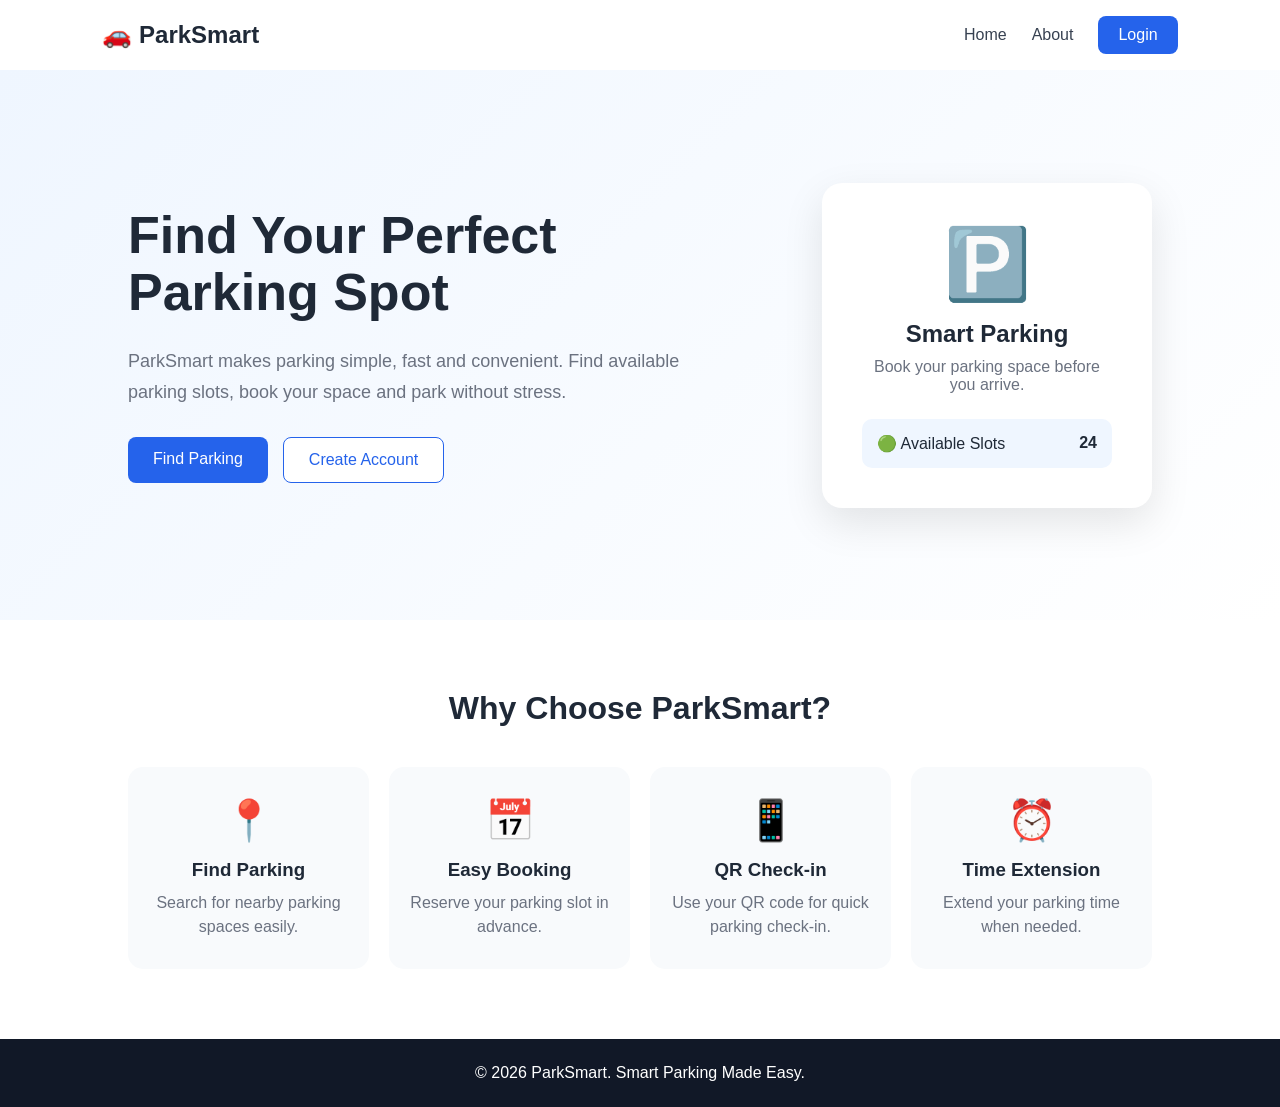
<file: Frontend/index.html>
<!DOCTYPE html>
<html lang="en">
<head>
    <meta charset="UTF-8">
    <meta name="viewport" content="width=device-width, initial-scale=1.0">
    <title>ParkSmart - Smart Parking</title>
    <link rel="stylesheet" href="css/style.css">
</head>

<body>

<header>
    <div class="logo">🚗 ParkSmart</div>

    <nav>
        <a href="index.html">Home</a>
        <a href="#about">About</a>
        <a href="login.html" class="nav-button">Login</a>
    </nav>
</header>

<section class="hero">

    <div class="hero-text">
        <h1>Find Your Perfect<br>Parking Spot</h1>

        <p>
            ParkSmart makes parking simple, fast and convenient.
            Find available parking slots, book your space and
            park without stress.
        </p>

        <div class="hero-buttons">
            <a href="login.html" class="primary-button">
                Find Parking
            </a>

            <a href="registration.html" class="secondary-button">
                Create Account
            </a>
        </div>
    </div>

    <div class="hero-card">
        <div class="parking-icon">🅿️</div>
        <h2>Smart Parking</h2>
        <p>Book your parking space before you arrive.</p>

        <div class="availability">
            <span>🟢 Available Slots</span>
            <strong>24</strong>
        </div>
    </div>

</section>

<section id="about" class="features">

    <h2>Why Choose ParkSmart?</h2>

    <div class="feature-container">

        <div class="feature-card">
            <span>📍</span>
            <h3>Find Parking</h3>
            <p>Search for nearby parking spaces easily.</p>
        </div>

        <div class="feature-card">
            <span>📅</span>
            <h3>Easy Booking</h3>
            <p>Reserve your parking slot in advance.</p>
        </div>

        <div class="feature-card">
            <span>📱</span>
            <h3>QR Check-in</h3>
            <p>Use your QR code for quick parking check-in.</p>
        </div>

        <div class="feature-card">
            <span>⏰</span>
            <h3>Time Extension</h3>
            <p>Extend your parking time when needed.</p>
        </div>

    </div>

</section>

<footer>
    <p>© 2026 ParkSmart. Smart Parking Made Easy.</p>
</footer>

</body>
</html>
</file>
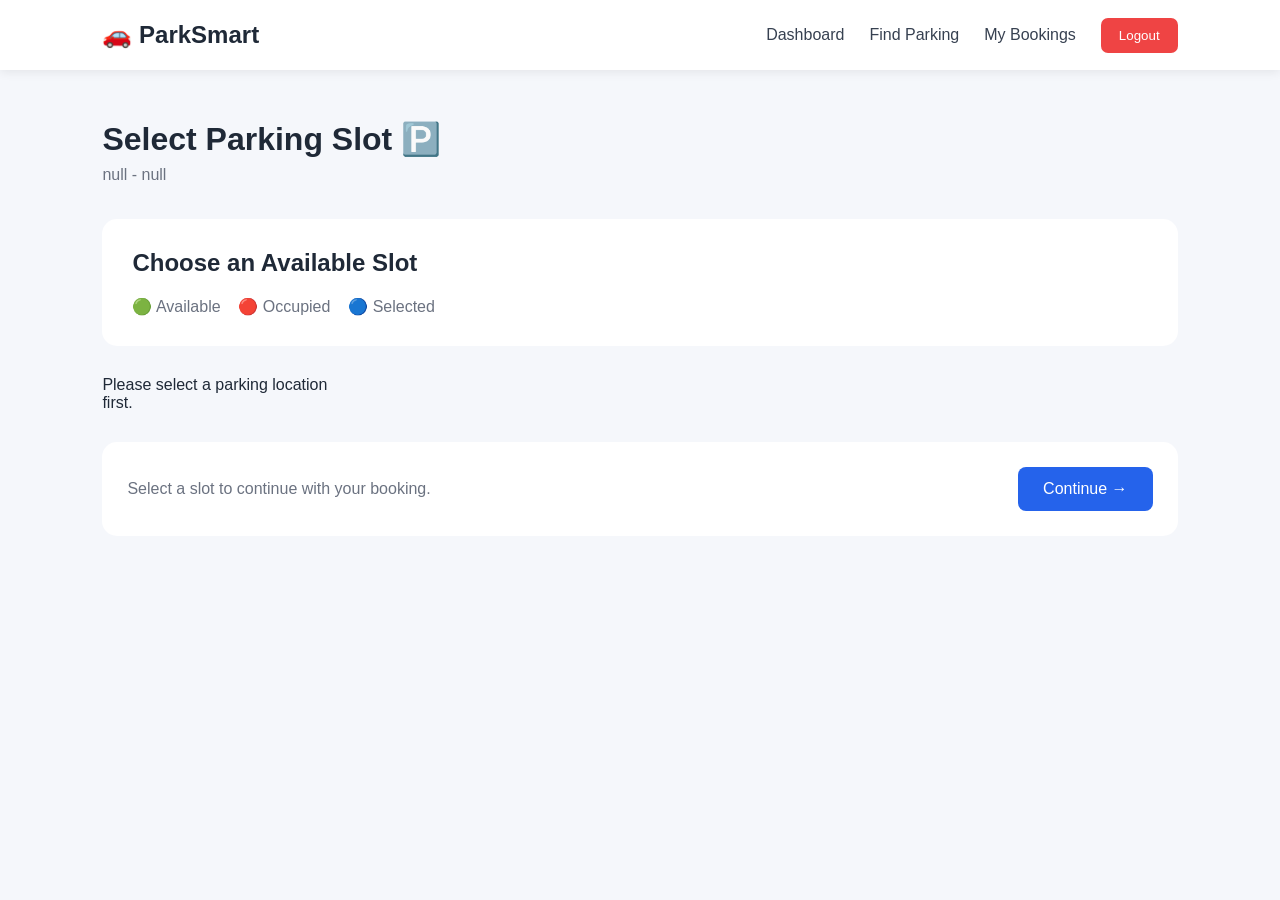
<file: Frontend/booking.html>
<!DOCTYPE html>
<html lang="en">

<head>

    <meta charset="UTF-8">
    <meta name="viewport" content="width=device-width, initial-scale=1.0">

    <title>ParkSmart - Make Booking</title>

    <link rel="stylesheet" href="css/style.css">

</head>

<body>

<header>

    <div class="logo">
        🚗 ParkSmart
    </div>

    <nav>

        <a href="dashboard.html">Dashboard</a>

        <a href="parking.html">Find Parking</a>

        <a href="bookings.html">My Bookings</a>

        <button
            onclick="logoutUser()"
            class="logout-button">

            Logout

        </button>

    </nav>

</header>


<main class="dashboard">

    <div class="welcome">

        <div>

            <h1>Make a Booking 📅</h1>

            <p>Enter your parking details.</p>

        </div>

    </div>


    <section class="booking-form-card">

        <h2>Parking Details</h2>


        <label>Parking Location</label>

        <input
            type="text"
            id="bookingParking"
            readonly>


        <label>Selected Slot</label>

        <input
            type="text"
            id="selectedSlot"
            readonly>


        <label>Select Vehicle</label>

        <select id="vehicleNumber">

            <option value="">
                Select Vehicle
            </option>

        </select>


        <label>Select Date</label>

        <input
            type="date"
            id="bookingDate">


        <label>Start Time</label>

        <input
            type="time"
            id="startTime">


        <label>Parking Duration</label>

        <select id="duration">

            <option value="1">1 Hour</option>
            <option value="2">2 Hours</option>
            <option value="3">3 Hours</option>
            <option value="4">4 Hours</option>

        </select>


        <div class="booking-summary">

            <h3>Booking Summary</h3>

            <p>
    Parking Fee:
    <strong id="parkingFee">₹0 / hour</strong>
</p>

            <p>
                Selected Slot:
                <strong id="summarySlot">-</strong>
            </p>

            <p>
                Status:
                <strong>Ready for Booking</strong>
            </p>

        </div>


        <button
            class="primary-button full-button"
            onclick="makeBooking()">

            Continue to Payment →

        </button>


    </section>

</main>


<script src="js/script.js"></script>


<script>

async function loadVehiclesForBooking() {

    try {

        let response =
            await fetch("http://localhost:8080/api/vehicles");

        let vehicles =
            await response.json();

        let select =
            document.getElementById("vehicleNumber");

        vehicles.forEach(vehicle => {

            let option =
                document.createElement("option");

            option.value =
                vehicle.vehicleNumber;

            option.textContent =
                vehicle.vehicleNumber +
                " - " +
                vehicle.vehicleModel;

            select.appendChild(option);

        });

    } catch (error) {

        console.log(error);

    }

}


function loadSelectedSlot() {

    let slot =
        localStorage.getItem("selectedSlot");

    if (slot) {

        document.getElementById("selectedSlot").value =
            slot;

        document.getElementById("summarySlot").textContent =
            slot;

    } else {

        alert("Please select a parking slot first.");

        window.location.href =
            "slots.html";

    }

}


async function makeBooking() {

    let vehicle =
        document.getElementById("vehicleNumber").value;

    let date =
        document.getElementById("bookingDate").value;

    let startTime =
        document.getElementById("startTime").value;

    let duration =
        parseInt(document.getElementById("duration").value);

    let parkingPrice =
    parseFloat(
        localStorage.getItem("selectedParkingPrice")
    ) || 0;

    let slot =
        localStorage.getItem("selectedSlot");
    
    let parkingName =
    localStorage.getItem("selectedParkingName");

let parkingLocation =
    localStorage.getItem("selectedParkingLocation");

    if (vehicle === "" ||
        date === "" ||
        startTime === "") {

        alert("Please fill all booking details.");

        return;

    }


    let start =
        new Date("2000-01-01T" + startTime);

    start.setHours(
        start.getHours() + duration
    );

    let endTime =
        start.toTimeString().slice(0, 5);
   
    let booking = {
    userEmail: "user@gmail.com",
    parkingName: parkingName,
    parkingLocation: parkingLocation,
    vehicleNumber: vehicle,
    slotNumber: slot,
    bookingDate: date,
    startTime: startTime,
    endTime: endTime,
    status: "Confirmed"
};
    
localStorage.setItem("selectedVehicle", vehicle);
localStorage.setItem("bookingDate", date);
localStorage.setItem("startTime", startTime);
localStorage.setItem("duration", duration);

    try {
 
        let response =
            await fetch(
                "http://localhost:8080/api/bookings",
                {
                    method: "POST",

                    headers: {
                        "Content-Type": "application/json"
                    },

                    body: JSON.stringify(booking)
                }
            );

            if (response.ok) {
    let result = await response.json();

    localStorage.setItem("bookingId", result.bookingId);

    alert("Booking created successfully!");
    window.location.href = "payment.html";
}
 else {

            alert("Booking failed!");

        }

    } catch (error) {

        alert("Backend is not connected!");

        console.log(error);

    }

}

let parkingName =
    localStorage.getItem("selectedParkingName");

let parkingLocation =
    localStorage.getItem("selectedParkingLocation");

document.getElementById("bookingParking").value =
    parkingName + " - " + parkingLocation;

let parkingPrice =
    localStorage.getItem("selectedParkingPrice") || 0;

document.getElementById("parkingFee").textContent =
    "₹" + parkingPrice + " / hour";

loadVehiclesForBooking();
loadSelectedSlot();


</script>


</body>

</html>
</file>
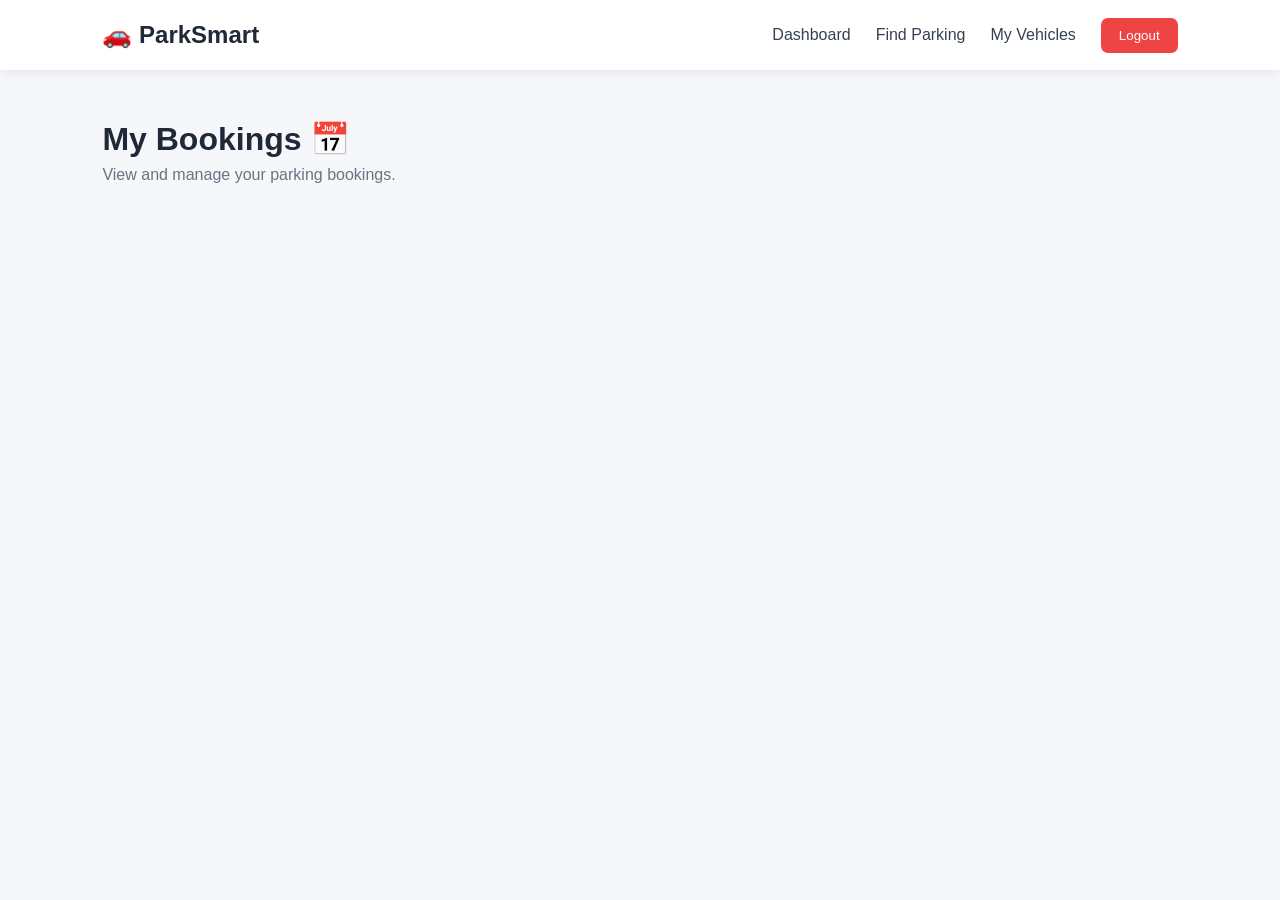
<file: Frontend/bookings.html>
<!DOCTYPE html>
<html lang="en">

<head>

    <meta charset="UTF-8">
    <meta name="viewport" content="width=device-width, initial-scale=1.0">

    <title>ParkSmart - My Bookings</title>

    <link rel="stylesheet" href="css/style.css">

</head>


<body>

<header>

    <div class="logo">🚗 ParkSmart</div>

    <nav>

        <a href="dashboard.html">
            Dashboard
        </a>

        <a href="parking.html">
            Find Parking
        </a>

        <a href="vehicles.html">
            My Vehicles
        </a>

        <button
            onclick="logoutUser()"
            class="logout-button">

            Logout

        </button>

    </nav>

</header>


<main class="dashboard">

    <div class="welcome">

        <div>

            <h1>My Bookings 📅</h1>

            <p>
                View and manage your parking bookings.
            </p>

        </div>

    </div>


    <section
        class="booking-container"
        id="bookingContainer">

        <!-- Bookings will come from MySQL -->

    </section>


</main>


<script src="js/script.js"></script>


<script>

async function loadBookings() {

    try {

        let response =
            await fetch("http://localhost:8080/api/bookings");

        let bookings =
            await response.json();

        let container =
            document.getElementById("bookingContainer");

        container.innerHTML = "";

        bookings.forEach(booking => {

            let card =
                document.createElement("div");

            card.className = "booking-card";

            card.innerHTML = `

                <h3>${booking.parkingName}</h3>

<p>
    📍 ${booking.parkingLocation}
</p>
                    
                        🚗 Vehicle:
                        ${booking.vehicleNumber}
                    </p>

                    <p>
                        📅 Date:
                        ${booking.bookingDate}
                    </p>

                    <p>
                        🅿️ Slot:
                        ${booking.slotNumber}
                    </p>

                    <p>
                        ⏰ Time:
                        ${booking.startTime}
                        - ${booking.endTime}
                    </p>

                </div>


                <div class="booking-status">

                <span class="${booking.status === 'Cancelled' ? 'status-cancelled' : 'status-active'}">
    ${booking.status}
</span>
                <button
    class="primary-button"
    onclick="selectBookingForExtension(${booking.bookingId})">

    Extend Time

</button>

                </div>

            `;

            container.appendChild(card);

        });

    } catch (error) {

        console.log(error);

    }

}


loadBookings();

function selectBookingForExtension(bookingId) {

    localStorage.setItem("extensionBookingId", bookingId);

    window.location.href = "extend.html";
}

</script>


</body>

</html>
</file>
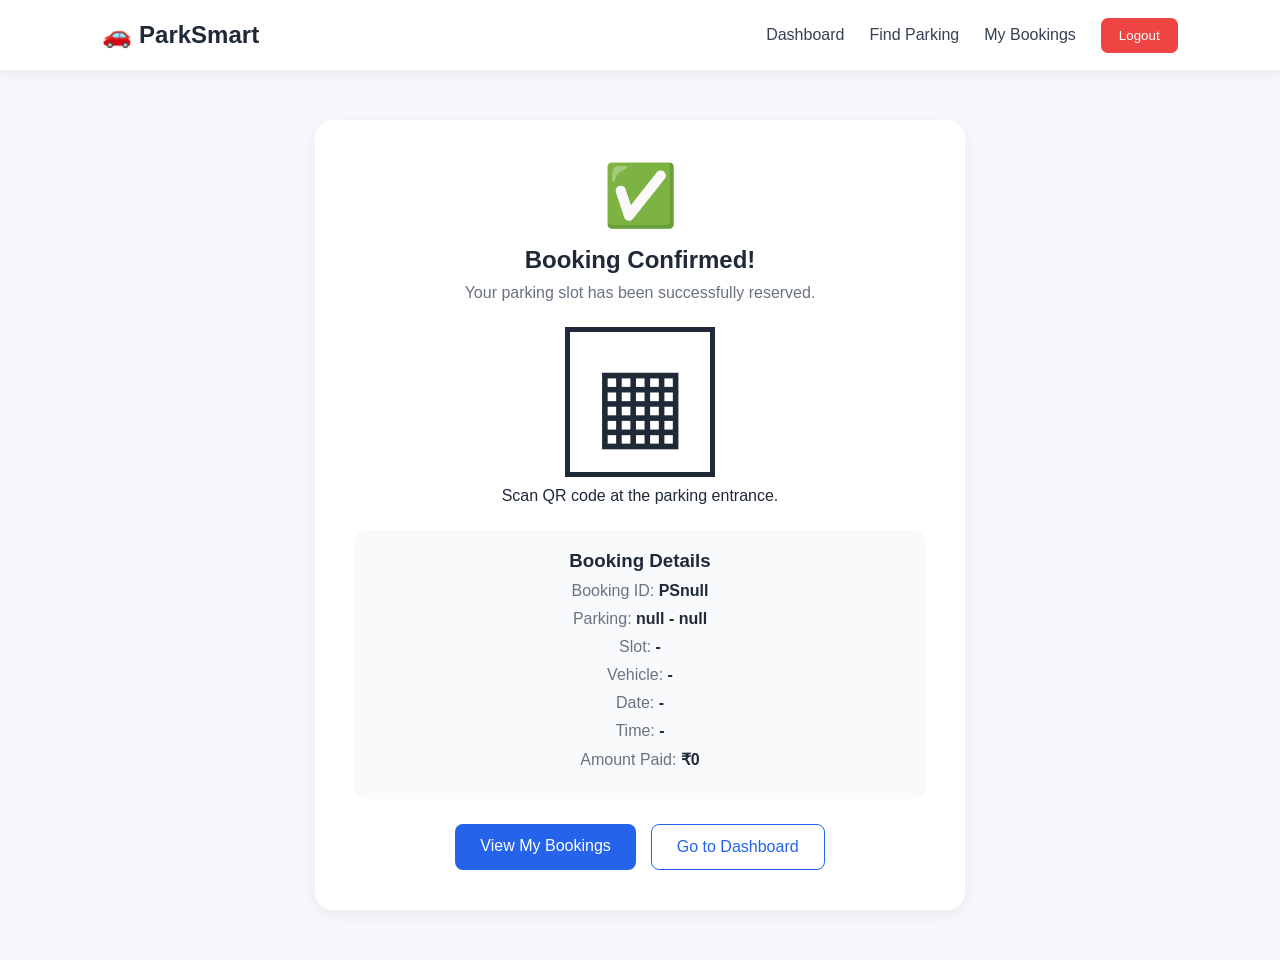
<file: Frontend/confirmation.html>
<!DOCTYPE html>
<html lang="en">

<head>
    <meta charset="UTF-8">
    <meta name="viewport" content="width=device-width, initial-scale=1.0">

    <title>ParkSmart - Booking Confirmed</title>

    <link rel="stylesheet" href="css/style.css">
</head>

<body>

<header>

    <div class="logo">
        🚗 ParkSmart
    </div>

    <nav>

        <a href="dashboard.html">Dashboard</a>
        <a href="parking.html">Find Parking</a>
        <a href="bookings.html">My Bookings</a>

        <button
            onclick="logoutUser()"
            class="logout-button">

            Logout

        </button>

    </nav>

</header>


<main class="dashboard">

    <section class="confirmation-card">

        <div class="success-icon">
            ✅
        </div>

        <h1>
            Booking Confirmed!
        </h1>

        <p>
            Your parking slot has been successfully reserved.
        </p>


        <div class="qr-code">

            <div class="qr-placeholder">
                ▦
            </div>

            <p>
                Scan QR code at the parking entrance.
            </p>

        </div>


        <div class="booking-summary">

            <h3>Booking Details</h3>

            <p>
    Booking ID:
    <strong id="confirmBookingId">-</strong>
</p>

<p>
    Parking:
    <strong id="confirmParking">-</strong>
</p>

            <p>
                Slot:
                <strong id="confirmSlot">-</strong>
            </p>

            <p>
                Vehicle:
                <strong id="confirmVehicle">-</strong>
            </p>

            <p>
                Date:
                <strong id="confirmDate">-</strong>
            </p>

            <p>
                Time:
                <strong id="confirmTime">-</strong>
            </p>

            <p>
                Amount Paid:
                <strong id="confirmAmount">-</strong>
            </p>

        </div>


        <div class="confirmation-buttons">

            <a
                href="bookings.html"
                class="primary-button">

                View My Bookings

            </a>


            <a
                href="dashboard.html"
                class="secondary-button">

                Go to Dashboard

            </a>

        </div>

    </section>

</main>


<script src="js/script.js"></script>


<script>

let bookingId =
    localStorage.getItem("bookingId");

let parkingName =
    localStorage.getItem("selectedParkingName");

let parkingLocation =
    localStorage.getItem("selectedParkingLocation");

let slot =
    localStorage.getItem("selectedSlot");

let vehicle =
    localStorage.getItem("selectedVehicle");

let date =
    localStorage.getItem("bookingDate");

let startTime =
    localStorage.getItem("startTime");

let amount =
    localStorage.getItem("paymentAmount");


document.getElementById("confirmBookingId").textContent =
    "PS" + bookingId;

document.getElementById("confirmParking").textContent =
    parkingName + " - " + parkingLocation;

document.getElementById("confirmSlot").textContent =
    slot || "-";

document.getElementById("confirmVehicle").textContent =
    vehicle || "-";

document.getElementById("confirmDate").textContent =
    date || "-";

document.getElementById("confirmTime").textContent =
    startTime || "-";

document.getElementById("confirmAmount").textContent =
    "₹" + (amount || 0);

</script>


</body>

</html>
</file>
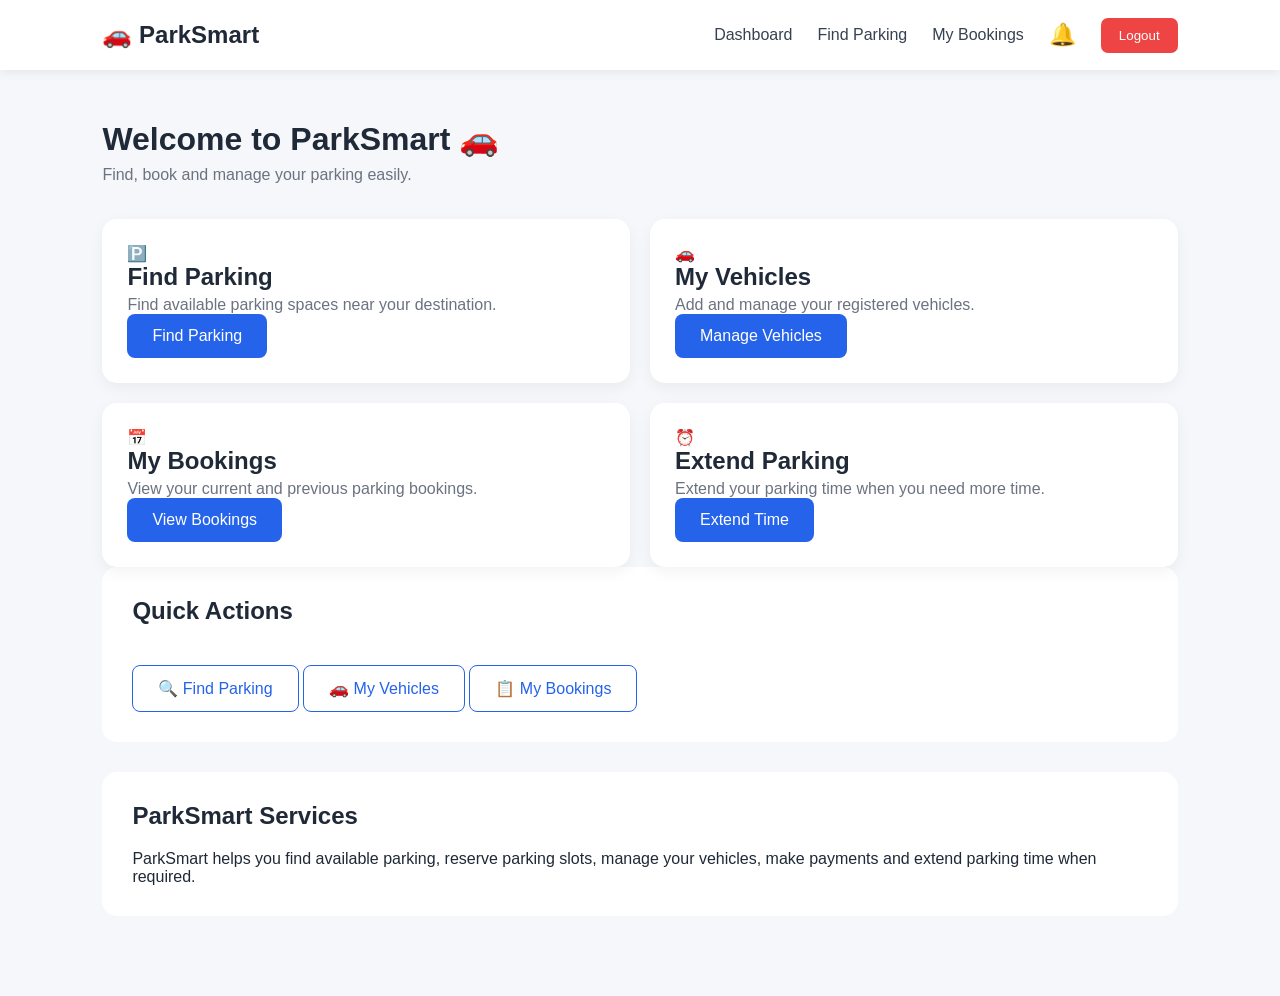
<file: Frontend/dashboard.html>
<!DOCTYPE html>
<html lang="en">

<head>

    <meta charset="UTF-8">
    <meta name="viewport" content="width=device-width, initial-scale=1.0">

    <title>ParkSmart - Dashboard</title>

    <link rel="stylesheet" href="css/style.css">

</head>


<body>

<header>

    <div class="logo">
        🚗 ParkSmart
    </div>

    <nav>

        <a href="dashboard.html">
            Dashboard
        </a>

        <a href="parking.html">
            Find Parking
        </a>

        <a href="bookings.html">
    My Bookings
</a>

<button
    onclick="showNotification()"
    class="notification-button">

    🔔
    <span id="notificationBadge" class="notification-badge">1</span>

</button>

<button
    onclick="logoutUser()"
    class="logout-button">
            Logout

        </button>

    </nav>

</header>


<main class="dashboard">

    <!-- Welcome Section -->

    <div class="welcome">

        <div>

            <h1>Welcome to ParkSmart 🚗</h1>

            <p>
                Find, book and manage your parking easily.
            </p>

        </div>

    </div>


    <!-- Dashboard Cards -->

    <section class="dashboard-cards">


        <!-- Find Parking -->

        <div class="dashboard-card">

            <div class="card-icon">
                🅿️
            </div>

            <h2>Find Parking</h2>

            <p>
                Find available parking spaces near your destination.
            </p>

            <a
                href="parking.html"
                class="primary-button">

                Find Parking

            </a>

        </div>


        <!-- My Vehicles -->

        <div class="dashboard-card">

            <div class="card-icon">
                🚗
            </div>

            <h2>My Vehicles</h2>

            <p>
                Add and manage your registered vehicles.
            </p>

            <a
                href="vehicles.html"
                class="primary-button">

                Manage Vehicles

            </a>

        </div>


        <!-- My Bookings -->

        <div class="dashboard-card">

            <div class="card-icon">
                📅
            </div>

            <h2>My Bookings</h2>

            <p>
                View your current and previous parking bookings.
            </p>

            <a
                href="bookings.html"
                class="primary-button">

                View Bookings

            </a>

        </div>


        <!-- Extend Parking -->

        <div class="dashboard-card">

            <div class="card-icon">
                ⏰
            </div>

            <h2>Extend Parking</h2>

            <p>
                Extend your parking time when you need more time.
            </p>

            <a
                href="extend.html"
                class="primary-button">

                Extend Time

            </a>

        </div>


    </section>


    <!-- Quick Actions -->

    <section class="search-section">

        <h2>Quick Actions</h2>

        <div class="quick-actions">

            <a
                href="parking.html"
                class="secondary-button">

                🔍 Find Parking

            </a>

            <a
                href="vehicles.html"
                class="secondary-button">

                🚗 My Vehicles

            </a>

            <a
                href="bookings.html"
                class="secondary-button">

                📋 My Bookings

            </a>

        </div>

    </section>


    <!-- ParkSmart Information -->

    <section class="search-section">

        <h2>ParkSmart Services</h2>

        <p>
            ParkSmart helps you find available parking,
            reserve parking slots, manage your vehicles,
            make payments and extend parking time when required.
        </p>

    </section>

    <div id="notificationBox" class="notification-box">
    <strong>🔔 Parking Reminder</strong>
    <p id="notificationText">
        No new notifications.
    </p>
</div>

</main>


<script src="js/script.js"></script>

<script>

async function showNotification() {

    let box = document.getElementById("notificationBox");
    let text = document.getElementById("notificationText");

    box.classList.toggle("show");

    try {

        let response =
            await fetch("http://localhost:8080/api/bookings");

        let bookings = await response.json();

        let now = new Date();
        let relevantBooking = null;
        let relevantStart = null;
        let relevantEnd = null;

        for (let booking of bookings) {

            if (booking.status === "Cancelled") {
                continue;
            }

            let dateParts = booking.bookingDate.split("-");

            let year = Number(dateParts[0]);
            let month = Number(dateParts[1]) - 1;
            let day = Number(dateParts[2]);

            let startParts = booking.startTime.split(":");
            let endParts = booking.endTime.split(":");

            let start = new Date(
                year,
                month,
                day,
                Number(startParts[0]),
                Number(startParts[1])
            );

            let end = new Date(
                year,
                month,
                day,
                Number(endParts[0]),
                Number(endParts[1])
            );

            if (end <= start) {
                end.setDate(end.getDate() + 1);
            }

            let reminderStart =
                new Date(start.getTime() - 30 * 60 * 1000);

            // Active parking
            if (now >= start && now <= end) {
                relevantBooking = booking;
                relevantStart = start;
                relevantEnd = end;
                break;
            }

            // Upcoming parking within 30 minutes
            if (now >= reminderStart && now < start) {
                relevantBooking = booking;
                relevantStart = start;
                relevantEnd = end;
                break;
            }
        }

        if (!relevantBooking) {

            text.textContent =
                "🔔 No parking reminders right now.";

            return;
        }

        // Parking already started
        if (now >= relevantStart) {

            text.textContent =
                "⚠️ Your parking time has started. " +
                "Please reach " +
                relevantBooking.parkingName +
                ". Slot: " +
                relevantBooking.slotNumber;

        } else {

            // Parking has not started yet
            let minutes =
                Math.ceil(
                    (relevantStart.getTime() - now.getTime())
                    / (1000 * 60)
                );

            text.textContent =
                "⏰ Your parking at " +
                relevantBooking.parkingName +
                " starts in " +
                minutes +
                " minutes. " +
                "Slot: " +
                relevantBooking.slotNumber;
        }

    } catch (error) {

        console.log(error);

        text.textContent =
            "Unable to load parking notification.";
    }
}

async function updateNotificationBadge() {

    let badge = document.getElementById("notificationBadge");

    try {

        let response = await fetch(
            "http://localhost:8080/api/bookings"
        );

        let bookings = await response.json();

        let now = new Date();
        let activeReminder = false;

        for (let booking of bookings) {

            // Ignore cancelled bookings
            if (booking.status === "Cancelled") {
                continue;
            }

            // Get date parts
            let dateParts = booking.bookingDate.split("-");

            let year = Number(dateParts[0]);
            let month = Number(dateParts[1]) - 1;
            let day = Number(dateParts[2]);

            // Get start time
            let startParts = booking.startTime.split(":");

            let start = new Date(
                year,
                month,
                day,
                Number(startParts[0]),
                Number(startParts[1]),
                0
            );

            // Get end time
            let endParts = booking.endTime.split(":");

            let end = new Date(
                year,
                month,
                day,
                Number(endParts[0]),
                Number(endParts[1]),
                0
            );

            // If end time is after midnight
            if (end <= start) {
                end.setDate(end.getDate() + 1);
            }

            // Reminder starts 30 minutes before parking
            let reminderStart =
                new Date(start.getTime() - 30 * 60 * 1000);

            // Check current time
            if (now >= reminderStart && now <= end) {

                activeReminder = true;
                break;
            }
        }

        if (activeReminder) {
            badge.style.display = "flex";
        } else {
            badge.style.display = "none";
        }

    } catch (error) {

        console.log(error);
        badge.style.display = "none";
    }
}

updateNotificationBadge();

setInterval(updateNotificationBadge, 30000);

</script>

</body>

</html>
</file>
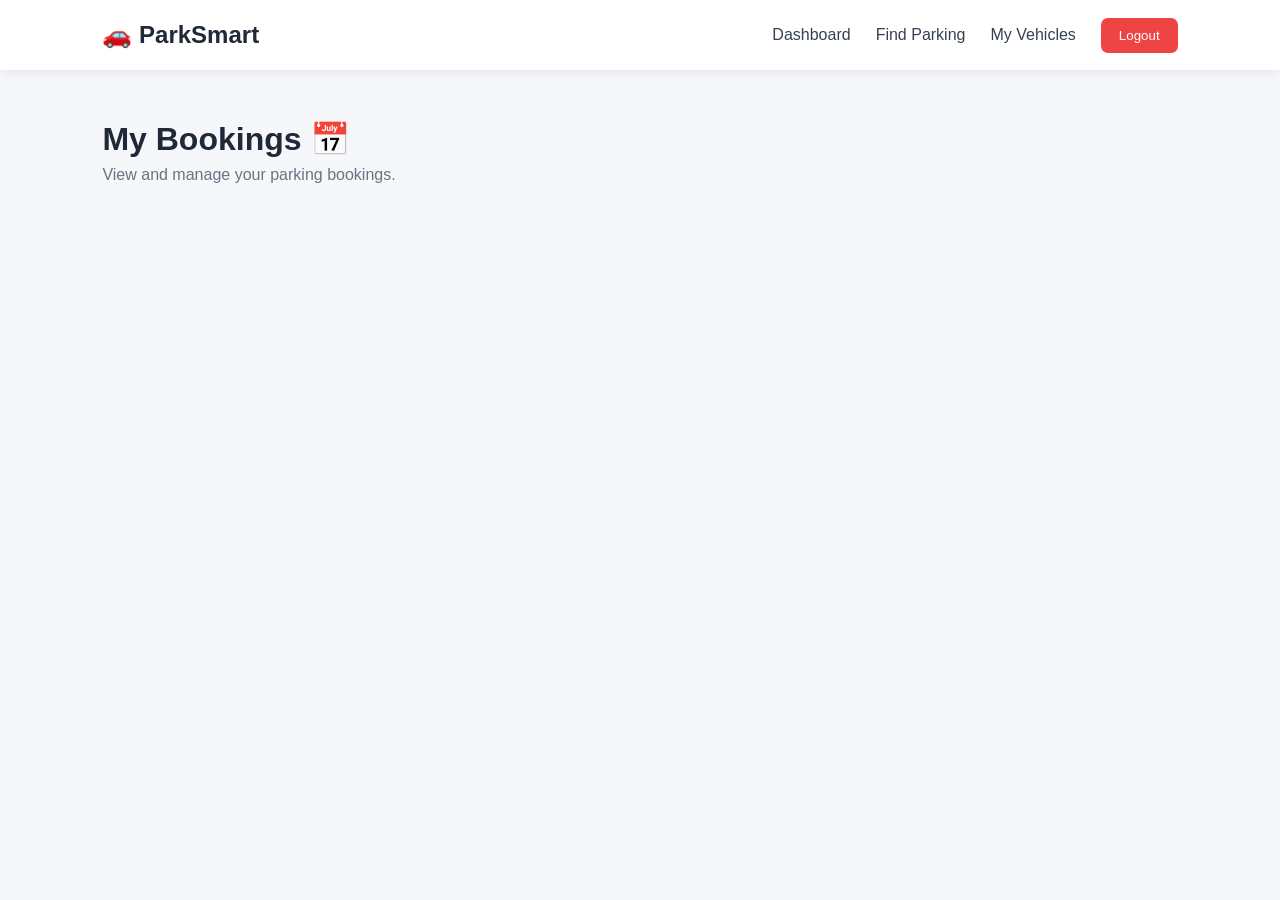
<file: Frontend/extend.html>
<!DOCTYPE html>
<html lang="en">

<head>
    <meta charset="UTF-8">
    <meta name="viewport" content="width=device-width, initial-scale=1.0">

    <title>ParkSmart - Extend Parking Time</title>

    <link rel="stylesheet" href="css/style.css">
</head>

<body>

<header>

    <div class="logo">
        🚗 ParkSmart
    </div>

    <nav>

        <a href="dashboard.html">Dashboard</a>
        <a href="parking.html">Find Parking</a>
        <a href="bookings.html">My Bookings</a>
        <a href="vehicles.html">My Vehicles</a>

        <button
            onclick="logoutUser()"
            class="logout-button">
            Logout
        </button>

    </nav>

</header>


<main class="dashboard">

    <div class="welcome">

        <div>

            <h1>
                Extend Parking Time ⏰
            </h1>

            <p>
                Extend your current parking session if you need more time.
            </p>

        </div>

    </div>


    <section class="booking-form-card">

        <h2>Current Booking</h2>


        <div class="booking-summary">

            <p>
                Parking:
                <strong id="extendParking">-</strong>
            </p>

            <p>
                Slot:
                <strong id="extendSlot">-</strong>
            </p>

            <p>
                Vehicle:
                <strong id="extendVehicle">-</strong>
            </p>

            <p>
                Current End Time:
                <strong id="currentEndTime">-</strong>
            </p>

        </div>


        <h2>Select Additional Time</h2>


        <label>
            Extension Duration
        </label>

        <select
            id="extensionDuration"
            onchange="calculateExtension()">

            <option value="0.5">
                30 Minutes
            </option>

            <option value="1">
                1 Hour
            </option>

            <option value="2">
                2 Hours
            </option>

            <option value="3">
                3 Hours
            </option>

        </select>


        <div class="booking-summary">

            <p>
                Additional Parking Fee:
                <strong id="extensionFee">₹15</strong>
            </p>

            <p>
                New End Time:
                <strong id="newEndTime">-</strong>
            </p>

        </div>


        <button
            class="primary-button full-button"
            onclick="continueExtension()">

            Continue to Payment

        </button>

    </section>

</main>


<script src="js/script.js"></script>


<script>

async function loadBookingDetails() {

    let bookingId =
        localStorage.getItem("extensionBookingId");

    if (!bookingId) {
        alert("Please select a booking first.");
        window.location.href = "bookings.html";
        return;
    }

    try {

        let response =
            await fetch(
                "http://localhost:8080/api/bookings"
            );

        let bookings =
            await response.json();

        let booking =
            bookings.find(
                b => b.bookingId == bookingId
            );

        if (!booking) {
            alert("Booking not found.");
            window.location.href = "bookings.html";
            return;
        }

        document.getElementById("extendParking").textContent =
            booking.parkingName + " - " + booking.parkingLocation;

        document.getElementById("extendSlot").textContent =
            booking.slotNumber;

        document.getElementById("extendVehicle").textContent =
            booking.vehicleNumber;

        document.getElementById("currentEndTime").textContent =
            booking.endTime;

        // Save the selected booking details
        localStorage.setItem(
            "selectedSlot",
            booking.slotNumber
        );

        localStorage.setItem(
            "selectedVehicle",
            booking.vehicleNumber
        );

        localStorage.setItem(
            "startTime",
            booking.startTime
        );

        localStorage.setItem(
            "duration",
            "0"
        );

    } catch (error) {

        console.log(error);

        alert("Unable to load booking details.");

    }

    calculateExtension();
}

function calculateExtension() {

    let extraHours =
        parseFloat(
            document.getElementById("extensionDuration").value
        );

    let parkingPrice =
        parseFloat(
            localStorage.getItem("selectedParkingPrice")
        ) || 0;

    let fee =
        parkingPrice * extraHours;

    document.getElementById("extensionFee").textContent =
        "₹" + fee;


    let currentEndTime =
        document.getElementById("currentEndTime").textContent;

    if (currentEndTime && currentEndTime !== "-") {

        let time =
            new Date("2000-01-01T" + currentEndTime);

        time.setMinutes(
            time.getMinutes() + (extraHours * 60)
        );

        let newEndTime =
            time.toTimeString().slice(0, 5);

        document.getElementById("newEndTime").textContent =
            newEndTime;
    }
}

function continueExtension() {

    let extraHours =
        parseFloat(
            document.getElementById("extensionDuration").value
        );

    let parkingPrice =
        parseFloat(
            localStorage.getItem("selectedParkingPrice")
        ) || 0;

    let fee =
        parkingPrice * extraHours;

    let newEndTime =
        document.getElementById("newEndTime").textContent;

    let bookingId =
        localStorage.getItem("extensionBookingId");


    localStorage.setItem(
        "paymentType",
        "extension"
    );

    localStorage.setItem(
        "extensionHours",
        extraHours
    );

    localStorage.setItem(
        "extensionFee",
        fee
    );

    localStorage.setItem(
        "newEndTime",
        newEndTime
    );

    localStorage.setItem(
        "bookingId",
        bookingId
    );


    window.location.href =
        "payment.html";
}

loadBookingDetails();

</script>


</body>

</html>
</file>
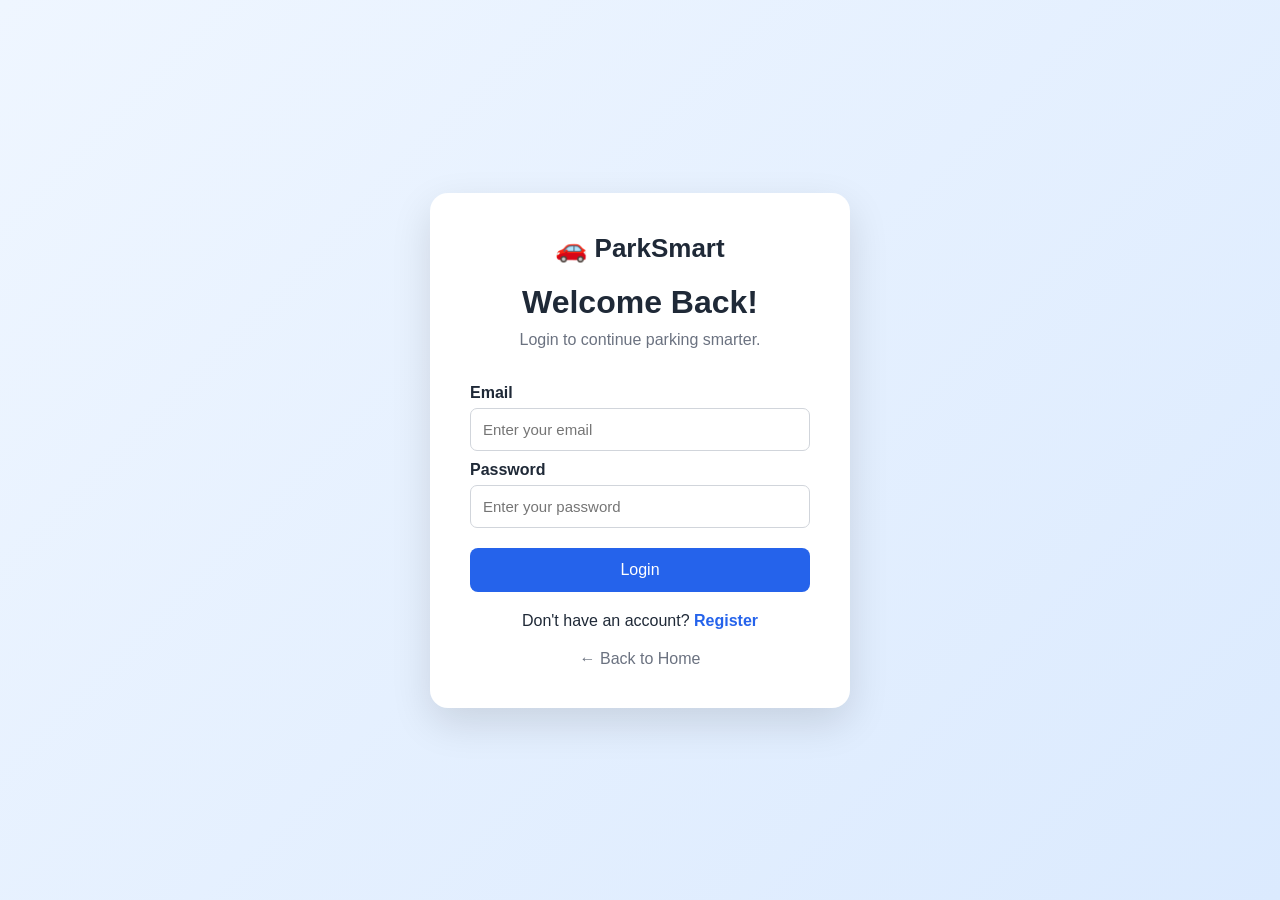
<file: Frontend/login.html>
<!DOCTYPE html>
<html lang="en">

<head>
    <meta charset="UTF-8">
    <meta name="viewport" content="width=device-width, initial-scale=1.0">

    <title>ParkSmart - Login</title>

    <link rel="stylesheet" href="css/style.css">
</head>

<body class="auth-page">

    <div class="auth-container">

        <div class="auth-logo">
            🚗 ParkSmart
        </div>

        <h1>Welcome Back!</h1>

        <p class="auth-subtitle">
            Login to continue parking smarter.
        </p>

        <form onsubmit="loginUser(event)">

            <label>Email</label>

            <input
                type="email"
                id="loginEmail"
                placeholder="Enter your email"
                required
            >

            <label>Password</label>

            <input
                type="password"
                id="loginPassword"
                placeholder="Enter your password"
                required
            >

            <button type="submit" class="primary-button full-button">
                Login
            </button>

        </form>

        <p class="switch-page">
            Don't have an account?
            <a href="register.html">Register</a>
        </p>

        <a href="index.html" class="back-home">
            ← Back to Home
        </a>

    </div>

    <script src="js/script.js"></script>

</body>

</html>
</file>
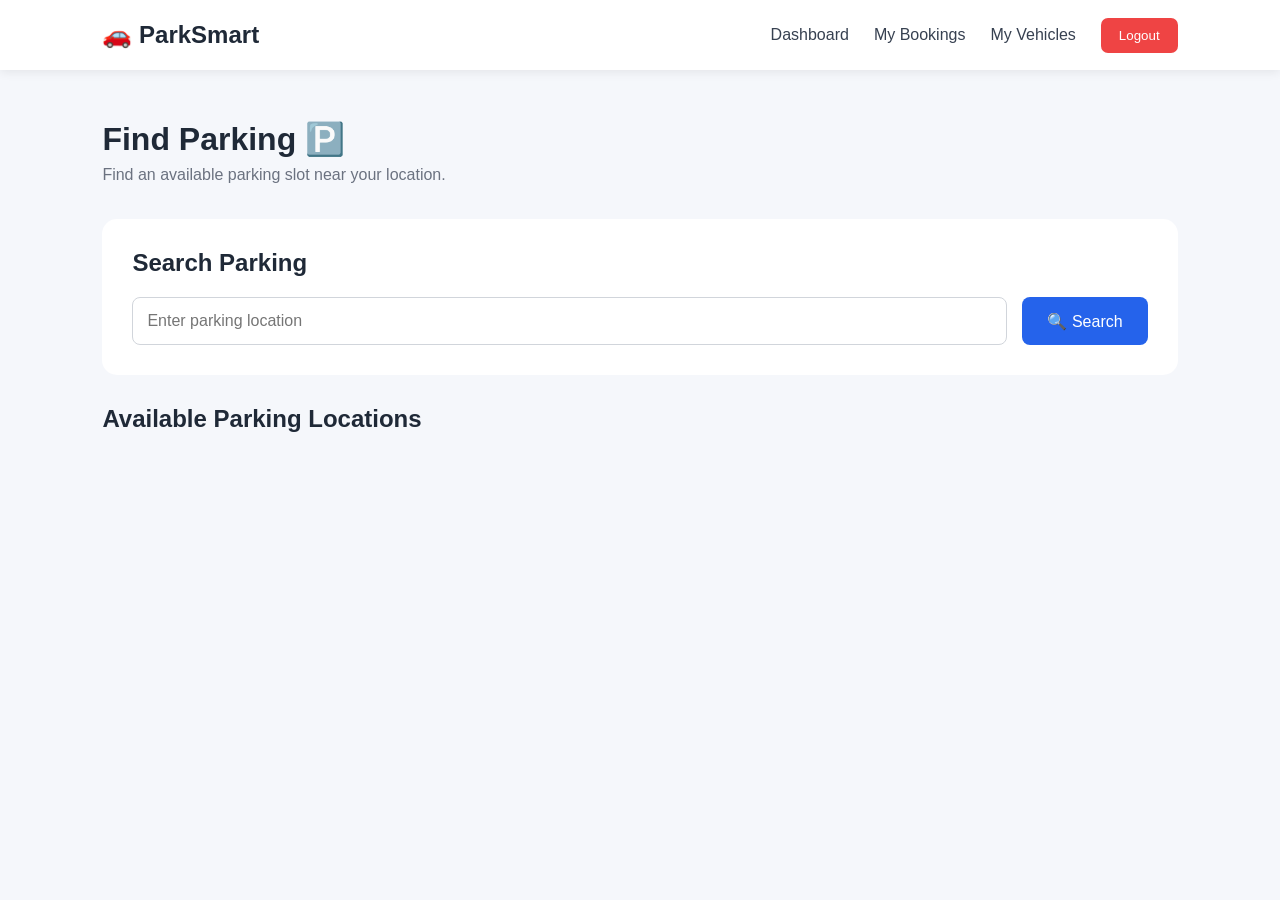
<file: Frontend/parking.html>
<!DOCTYPE html>
<html lang="en">

<head>

    <meta charset="UTF-8">
    <meta name="viewport" content="width=device-width, initial-scale=1.0">

    <title>ParkSmart - Find Parking</title>

    <link rel="stylesheet" href="css/style.css">

</head>

<body>

<header>

    <div class="logo">
        🚗 ParkSmart
    </div>

    <nav>

        <a href="dashboard.html">
            Dashboard
        </a>

        <a href="bookings.html">
            My Bookings
        </a>

        <a href="vehicles.html">
            My Vehicles
        </a>

        <button
            onclick="logoutUser()"
            class="logout-button">

            Logout

        </button>

    </nav>

</header>


<main class="dashboard">

    <div class="welcome">

        <div>

            <h1>Find Parking 🅿️</h1>

            <p>
                Find an available parking slot near your location.
            </p>

        </div>

    </div>


    <!-- Search -->

    <section class="search-section">

        <h2>Search Parking</h2>

        <div class="search-box">

            <input
                type="text"
                id="searchLocation"
                placeholder="Enter parking location">

            <button
                class="primary-button"
                onclick="searchParking()">

                🔍 Search

            </button>

        </div>

    </section>


    <!-- Parking Locations -->

    <h2 class="page-heading">
        Available Parking Locations
    </h2>


    <section
        class="parking-container"
        id="parkingContainer">

        <!-- Parking locations will come from MySQL -->

    </section>

</main>

<script src="js/script.js"></script>

</body>

</html>
</file>
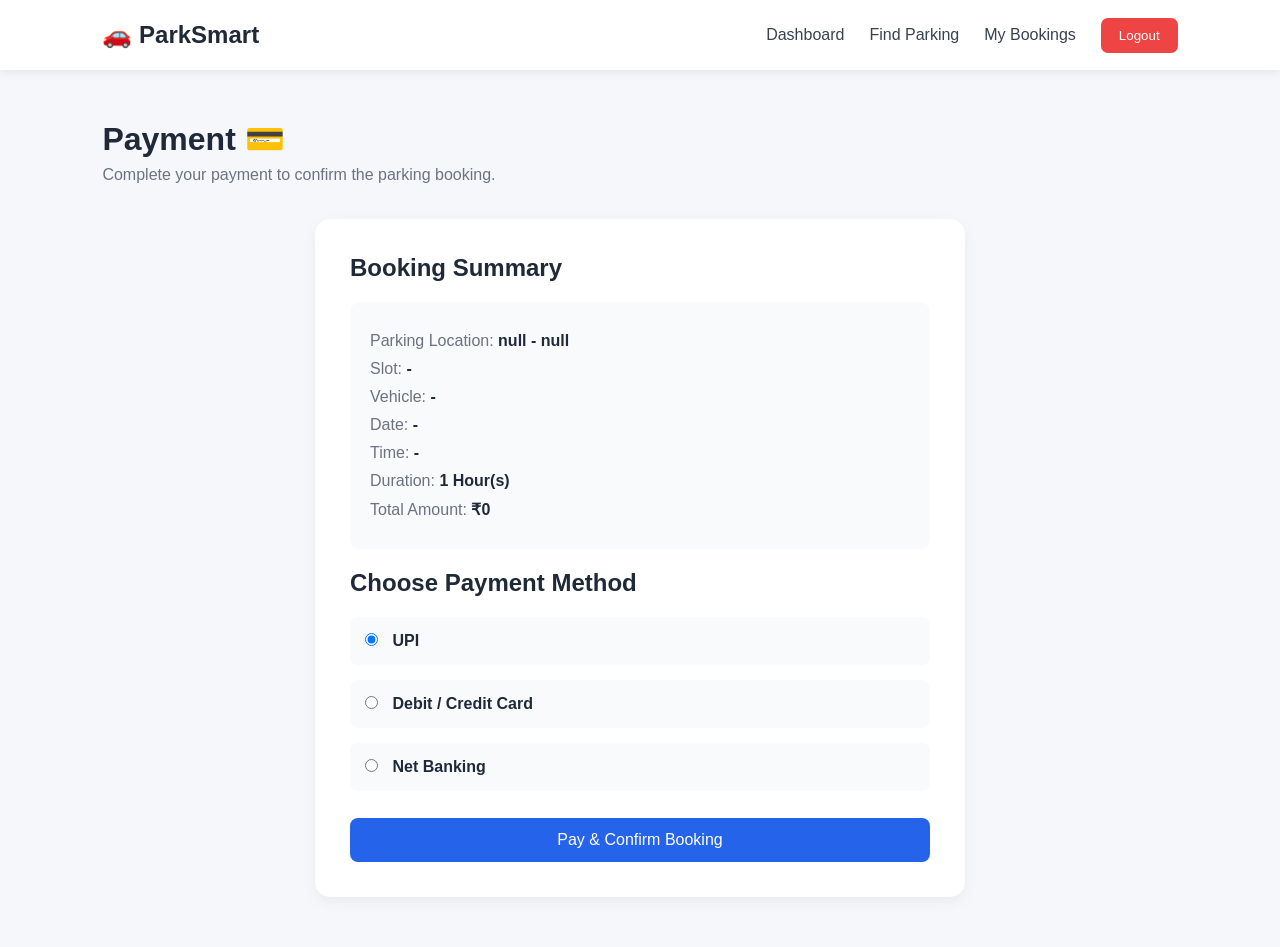
<file: Frontend/payment.html>
<!DOCTYPE html>
<html lang="en">

<head>
    <meta charset="UTF-8">
    <meta name="viewport" content="width=device-width, initial-scale=1.0">

    <title>ParkSmart - Payment</title>

    <link rel="stylesheet" href="css/style.css">
</head>

<body>

<header>

    <div class="logo">
        🚗 ParkSmart
    </div>

    <nav>

        <a href="dashboard.html">Dashboard</a>
        <a href="parking.html">Find Parking</a>
        <a href="bookings.html">My Bookings</a>

        <button
            onclick="logoutUser()"
            class="logout-button">

            Logout

        </button>

    </nav>

</header>


<main class="dashboard">

    <div class="welcome">

        <div>

            <h1>Payment 💳</h1>

            <p>
                Complete your payment to confirm the parking booking.
            </p>

        </div>

    </div>


    <section class="booking-form-card">

        <h2>Booking Summary</h2>


        <div class="booking-summary">

            <p>
                Parking Location:
                <strong id="paymentParking">-</strong>
            </p>

            <p>
                Slot:
                <strong id="paymentSlot">-</strong>
            </p>

            <p>
                Vehicle:
                <strong id="paymentVehicle">-</strong>
            </p>

            <p>
                Date:
                <strong id="paymentDate">-</strong>
            </p>

            <p>
                Time:
                <strong id="paymentTime">-</strong>
            </p>

            <p>
                Duration:
                <strong id="paymentDuration">-</strong>
            </p>

            <p id="extensionRow" style="display:none;">
                Extension:
                <strong id="paymentExtension">-</strong>
            </p>

            <p>
                Total Amount:
                <strong id="paymentAmount">₹0</strong>
            </p>

        </div>


        <h2>Choose Payment Method</h2>


        <label class="payment-option">

            <input
                type="radio"
                name="payment"
                value="UPI"
                checked>

            UPI

        </label>


        <label class="payment-option">

            <input
                type="radio"
                name="payment"
                value="Card">

            Debit / Credit Card

        </label>


        <label class="payment-option">

            <input
                type="radio"
                name="payment"
                value="Net Banking">

            Net Banking

        </label>


        <button
            class="primary-button full-button"
            onclick="makePayment()">

            Pay & Confirm Booking

        </button>

    </section>

</main>


<script src="js/script.js"></script>


<script>

function loadPaymentDetails() {

    let slot =
        localStorage.getItem("selectedSlot");

    let vehicle =
        localStorage.getItem("selectedVehicle");

    let date =
        localStorage.getItem("bookingDate");

    let startTime =
        localStorage.getItem("startTime");

    let duration =
        parseInt(localStorage.getItem("duration")) || 1;
    let parkingName =
    localStorage.getItem("selectedParkingName");

let parkingLocation =
    localStorage.getItem("selectedParkingLocation");

document.getElementById("paymentParking").textContent =
    parkingName + " - " + parkingLocation;


    document.getElementById("paymentSlot").textContent =
        slot || "-";

    document.getElementById("paymentVehicle").textContent =
        vehicle || "-";

    document.getElementById("paymentDate").textContent =
        date || "-";

    document.getElementById("paymentTime").textContent =
        startTime || "-";

    document.getElementById("paymentDuration").textContent =
        duration + " Hour(s)";


    let extensionHours =
        parseFloat(
            localStorage.getItem("extensionHours")
        ) || 0;


    if (extensionHours > 0) {

        let extensionFee =
            parseFloat(
                localStorage.getItem("extensionFee")
            ) || 0;


        document.getElementById("extensionRow").style.display =
            "block";


        document.getElementById("paymentExtension").textContent =
            extensionHours + " Hour(s) - ₹" + extensionFee;


        document.getElementById("paymentAmount").textContent =
            "₹" + extensionFee;

    } else {

        let parkingPrice =
    parseFloat(
        localStorage.getItem("selectedParkingPrice")
    ) || 0;

let amount =
    parkingPrice * duration;


        document.getElementById("paymentAmount").textContent =
            "₹" + amount;
    }
}

async function makePayment() {

    let bookingId =
        parseInt(
            localStorage.getItem("bookingId")
        );

    if (!bookingId) {
        alert("Booking ID not found.");
        return;
    }


    let duration =
        parseInt(
            localStorage.getItem("duration")
        ) || 1;


    let extensionHours =
        parseFloat(
            localStorage.getItem("extensionHours")
        ) || 0;


    let paymentType =
        localStorage.getItem("paymentType");


    let amount;


    if (paymentType === "extension") {

        amount =
            parseFloat(
                localStorage.getItem("extensionFee")
            ) || 0;

    } else {

        let parkingPrice =
    parseFloat(
        localStorage.getItem("selectedParkingPrice")
    ) || 0;

amount =
    parkingPrice * duration;
    
    }


    let method =
        document.querySelector(
            'input[name="payment"]:checked'
        ).value;


    let payment = {

        bookingId: bookingId,

        amount: amount,

        paymentMethod: method,

        paymentStatus: "Paid"

    };


    try {

        let response =
            await fetch(
                "http://localhost:8080/api/payments",
                {
                    method: "POST",

                    headers: {
                        "Content-Type": "application/json"
                    },

                    body: JSON.stringify(payment)
                }
            );


        if (!response.ok) {

            alert("Payment failed!");

            return;
        }


        if (paymentType === "extension") {

            let newEndTime =
                localStorage.getItem("newEndTime");


            let updateResponse =
                await fetch(
                    "http://localhost:8080/api/bookings/"
                    + bookingId
                    + "/extend?newEndTime="
                    + encodeURIComponent(newEndTime),
                    {
                        method: "PUT"
                    }
                );


            if (!updateResponse.ok) {

                alert("Payment successful, but booking time update failed.");

                return;
            }
        }


        localStorage.setItem(
            "paymentAmount",
            amount
        );


        alert("Payment successful!");


        window.location.href =
            "confirmation.html";


    } catch (error) {

        alert("Backend is not connected!");

        console.log(error);
    }
}


loadPaymentDetails();

</script>


</body>

</html>
</file>
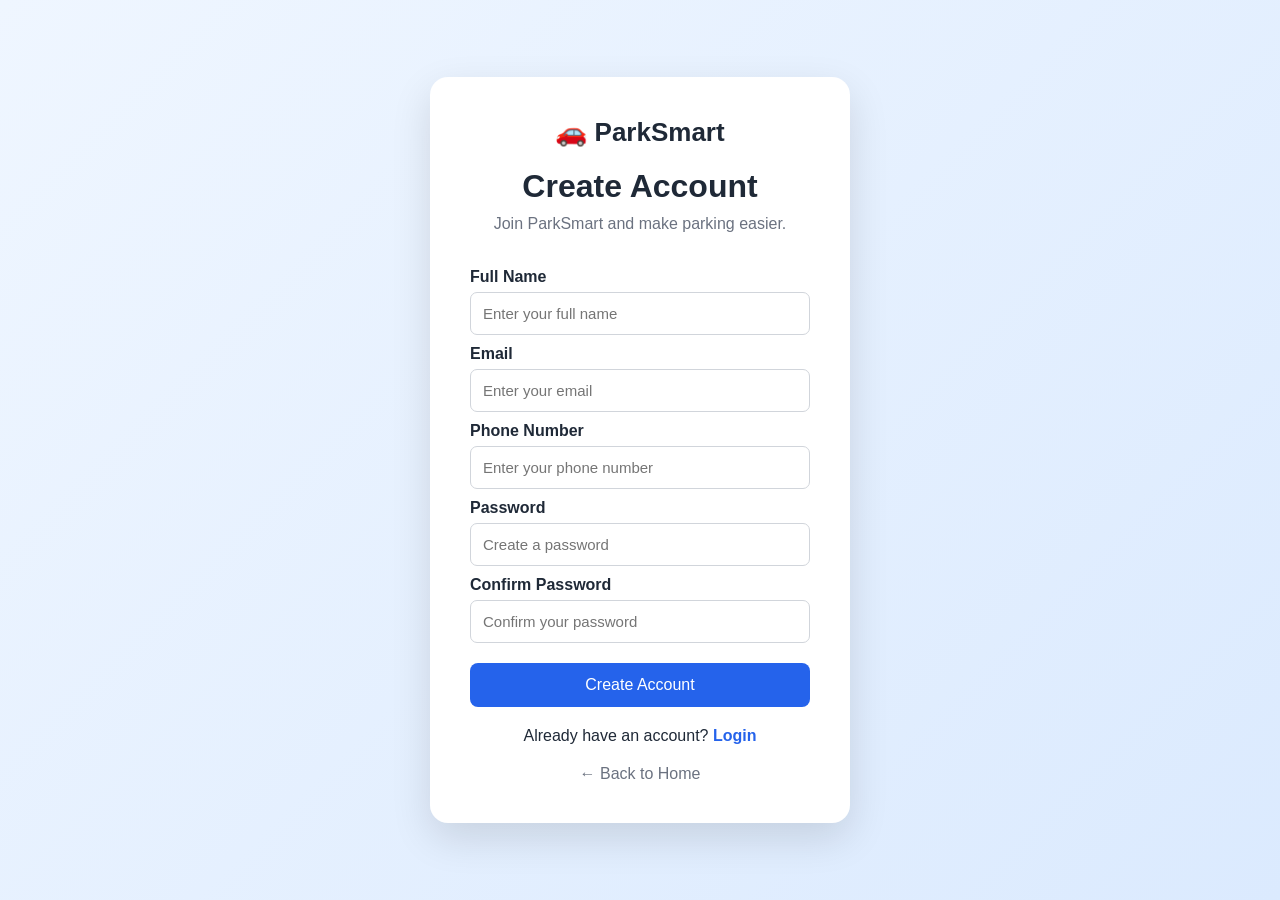
<file: Frontend/registration.html>
<!DOCTYPE html>
<html lang="en">
<head>
    <meta charset="UTF-8">
    <meta name="viewport" content="width=device-width, initial-scale=1.0">
    <title>ParkSmart - Registration</title>
    <link rel="stylesheet" href="css/style.css">
</head>

<body class="auth-page">

<div class="auth-container">

    <div class="auth-logo">
        🚗 ParkSmart
    </div>

    <h1>Create Account</h1>

    <p class="auth-subtitle">
        Join ParkSmart and make parking easier.
    </p>

    <form onsubmit="registerUser(event)">

        <label>Full Name</label>
        <input type="text" id="name"
               placeholder="Enter your full name" required>

        <label>Email</label>
        <input type="email" id="email"
               placeholder="Enter your email" required>

        <label>Phone Number</label>
        <input type="tel" id="phone"
               placeholder="Enter your phone number" required>

        <label>Password</label>
        <input type="password" id="password"
               placeholder="Create a password" required>

        <label>Confirm Password</label>
        <input type="password" id="confirmPassword"
               placeholder="Confirm your password" required>

        <button type="submit" class="primary-button full-button">
            Create Account
        </button>

    </form>

    <p class="switch-page">
        Already have an account?
        <a href="login.html">Login</a>
    </p>

    <a href="index.html" class="back-home">
        ← Back to Home
    </a>

</div>

<script src="js/script.js"></script>

</body>
</html>
</file>
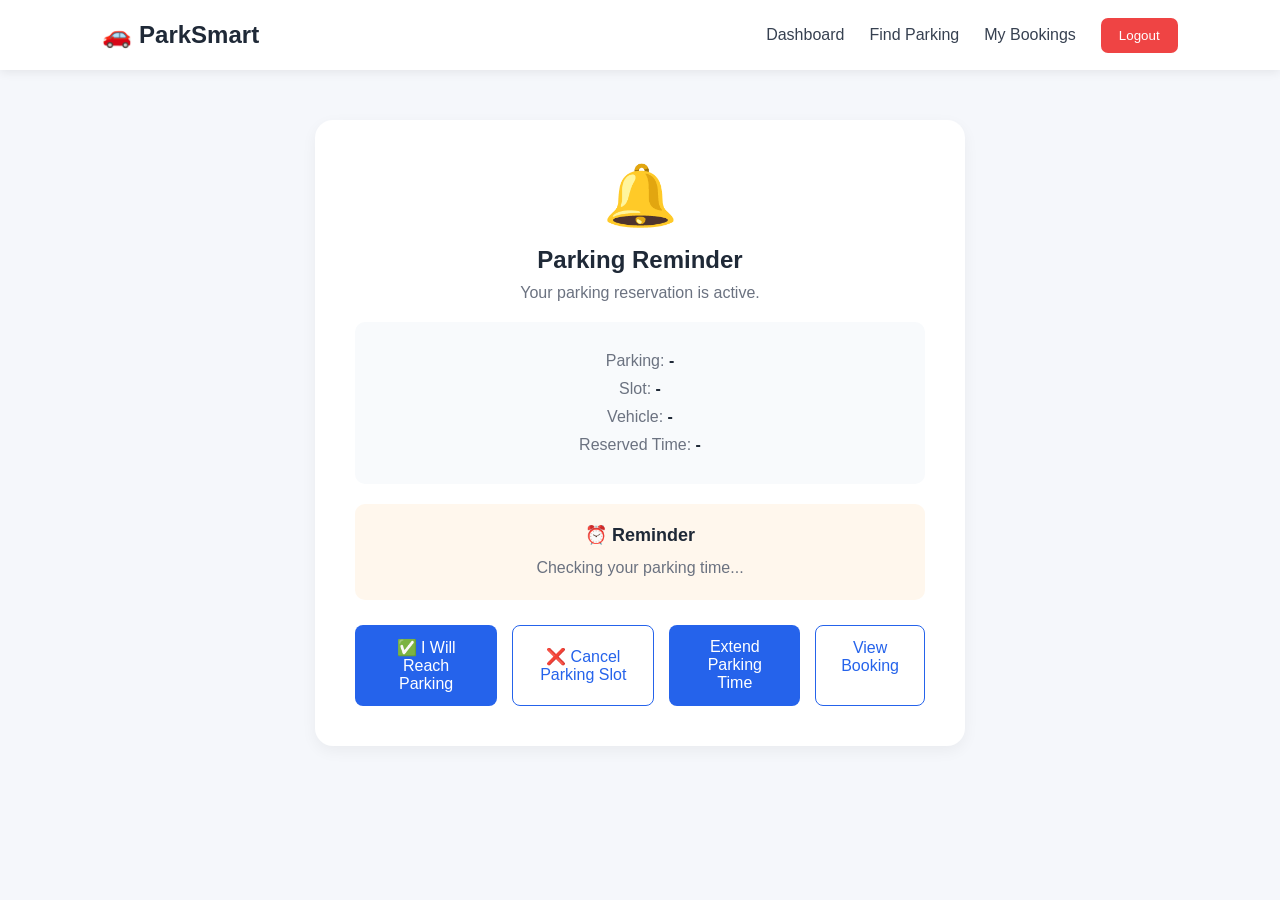
<file: Frontend/reminder.html>
<!DOCTYPE html>
<html lang="en">

<head>
    <meta charset="UTF-8">
    <meta name="viewport"
          content="width=device-width, initial-scale=1.0">

    <title>ParkSmart - Reminder</title>

    <link rel="stylesheet"
          href="css/style.css">
</head>

<body>

<header>

    <div class="logo">
        🚗 ParkSmart
    </div>

    <nav>

        <a href="dashboard.html">
            Dashboard
        </a>

        <a href="parking.html">
            Find Parking
        </a>

        <a href="bookings.html">
            My Bookings
        </a>

        <button
            onclick="logoutUser()"
            class="logout-button">

            Logout

        </button>

    </nav>

</header>


<main class="dashboard">

    <section class="reminder-card">

        <div class="reminder-icon">
            🔔
        </div>


        <h1>
            Parking Reminder
        </h1>


        <p>
            Your parking reservation is active.
        </p>


        <div class="booking-summary">

            <p>
                Parking:
                <strong id="reminderParking">
                    -
                </strong>
            </p>


            <p>
                Slot:
                <strong id="reminderSlot">
                    -
                </strong>
            </p>


            <p>
                Vehicle:
                <strong id="reminderVehicle">
                    -
                </strong>
            </p>


            <p>
                Reserved Time:
                <strong id="reminderTime">
                    -
                </strong>
            </p>

        </div>

        <div class="reminder-message">
    <strong>⏰ Reminder</strong>
    <p id="reminderMessage">
        Checking your parking time...
    </p>
</div>
        

    <div class="confirmation-buttons">

    <button
        class="primary-button"
        onclick="markArriving()">
        ✅ I Will Reach Parking
    </button>

    <button
        class="secondary-button"
        onclick="cancelBooking()">
        ❌ Cancel Parking Slot
    </button>

    <a href="extend.html" class="primary-button">
        Extend Parking Time
    </a>

    <a href="bookings.html" class="secondary-button">
        View Booking
    </a>

</div>  

    </section>

</main>


<script src="js/script.js"></script>


<script>

async function loadReminder() {

    let bookingId =
        parseInt(
            localStorage.getItem("bookingId")
        );


    if (!bookingId) {

        alert("Booking not found.");

        return;
    }


    try {

        let response =
            await fetch(
                "http://localhost:8080/api/bookings"
            );


        let bookings =
            await response.json();


        let booking =
            bookings.find(
                b => b.bookingId === bookingId
            );


        if (!booking) {

            alert("Booking not found.");

            return;
        }

        document.getElementById(
    "reminderParking"
).textContent =
    booking.parkingName +
    " - " +
    booking.parkingLocation;

        document.getElementById(
            "reminderSlot"
        ).textContent =
            booking.slotNumber;


        document.getElementById(
            "reminderVehicle"
        ).textContent =
            booking.vehicleNumber;


        document.getElementById(
            "reminderTime"
        ).textContent =
            booking.startTime +
            " - " +
            booking.endTime;
            updateReminderMessage(booking);

    }

    catch (error) {

        console.log(error);

    }

}

if ("Notification" in window) {
    Notification.requestPermission();
}

loadReminder();

function updateReminderMessage(booking) {

    let message =
        document.getElementById("reminderMessage");

    if (booking.status === "Cancelled") {
        message.textContent =
            "❌ This parking booking has been cancelled.";
        return;
    }

    let startDateTime =
        new Date(
            booking.bookingDate +
            "T" +
            booking.startTime
        );

    let now = new Date();

    let difference =
        startDateTime.getTime() -
        now.getTime();

    let minutes =
        Math.floor(difference / (1000 * 60));

    if (minutes > 30) {

        message.textContent =
            "Your parking starts at " +
            booking.startTime +
            ". Please reach the parking area on time.";

    } else if (minutes > 0) {

        message.textContent =
            "⏰ Your parking starts in " +
            minutes +
            " minutes.";

    } else {

        message.textContent =
            "⚠️ Your parking time has started. Please reach the parking area.";
    }
}

setInterval(loadReminder,30000);

async function markArriving() {

    let bookingId =
        localStorage.getItem("bookingId");

    if (!bookingId) {
        alert("Booking not found.");
        return;
    }

    try {

        let response = await fetch(
            "http://localhost:8080/api/bookings/"
            + bookingId
            + "/arrive",
            {
                method: "PUT"
            }
        );

        if (response.ok) {
            alert("Great! Your arrival is confirmed.");
            loadReminder();
        } else {
            alert("Unable to update booking.");
        }

    } catch (error) {
        console.log(error);
        alert("Server error.");
    }
}


async function cancelBooking() {

    let bookingId =
        localStorage.getItem("bookingId");

    if (!bookingId) {
        alert("Booking not found.");
        return;
    }

    let confirmCancel =
        confirm("Are you sure you want to cancel this parking slot?");

    if (!confirmCancel) {
        return;
    }

    try {

        let response = await fetch(
            "http://localhost:8080/api/bookings/"
            + bookingId
            + "/cancel",
            {
                method: "PUT"
            }
        );

        if (response.ok) {
            alert("Parking slot cancelled successfully.");
            window.location.href = "bookings.html";
        } else {
            alert("Unable to cancel booking.");
        }

    } catch (error) {
        console.log(error);
        alert("Server error.");
    }
}

</script>

</body>

</html>
</file>
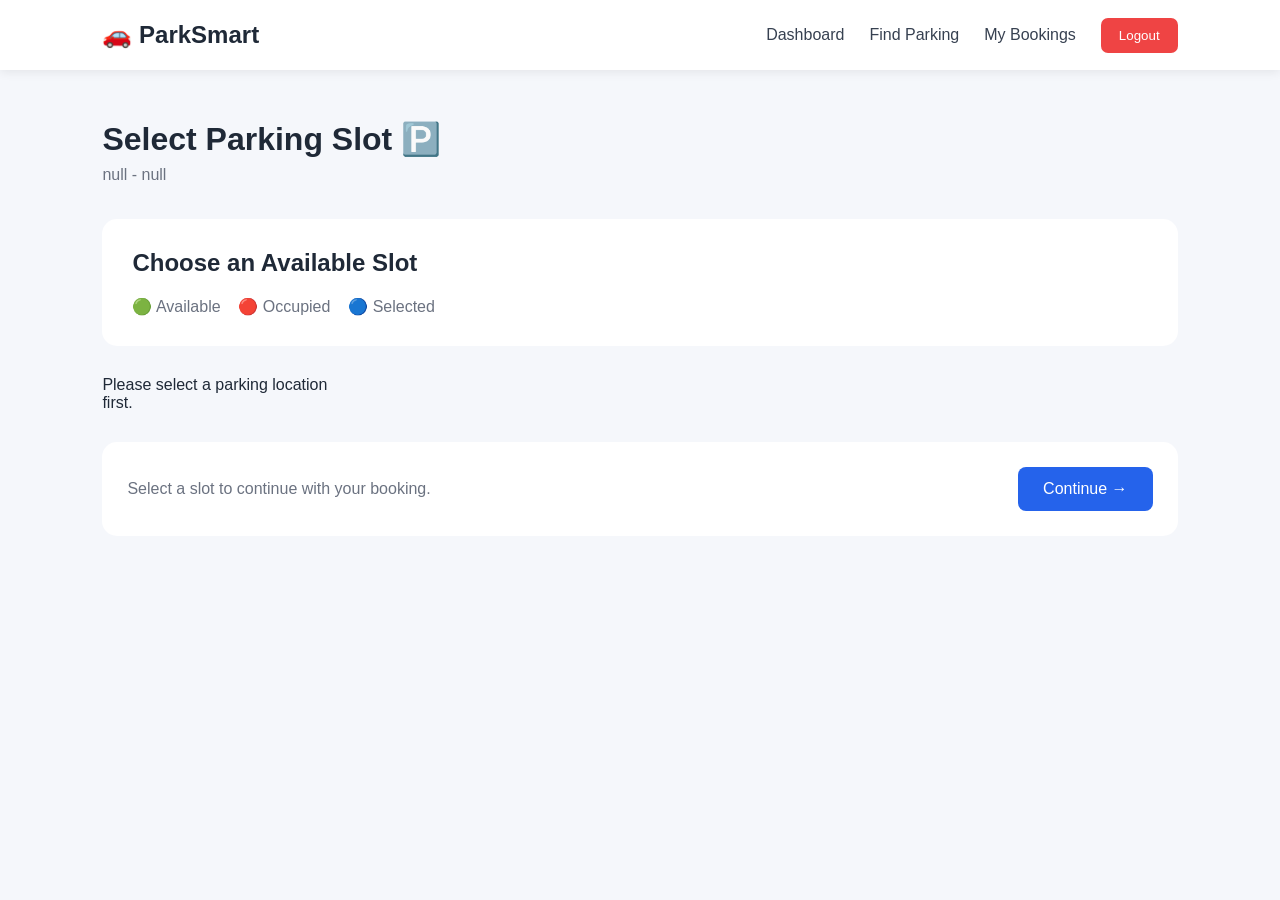
<file: Frontend/slots.html>
<!DOCTYPE html>
<html lang="en">

<head>

    <meta charset="UTF-8">

    <meta name="viewport"
          content="width=device-width, initial-scale=1.0">

    <title>ParkSmart - Select Parking Slot</title>

    <link rel="stylesheet" href="css/style.css">

</head>

<body>

<header>

    <div class="logo">
        🚗 ParkSmart
    </div>

    <nav>

        <a href="dashboard.html">
            Dashboard
        </a>

        <a href="parking.html">
            Find Parking
        </a>

        <a href="bookings.html">
            My Bookings
        </a>

        <button
            onclick="logoutUser()"
            class="logout-button">

            Logout

        </button>

    </nav>

</header>


<main class="dashboard">

    <div class="welcome">

        <div>

            <h1>Select Parking Slot 🅿️</h1>

            <p id="selectedParking">
                Loading parking location...
            </p>

        </div>

    </div>


    <section class="search-section">

        <h2>Choose an Available Slot</h2>

        <p class="slot-info">
            🟢 Available &nbsp;&nbsp;
            🔴 Occupied &nbsp;&nbsp;
            🔵 Selected
        </p>

    </section>


    <section class="slot-container" id="slotContainer">

        <!-- Slots will come from MySQL -->

    </section>


    <section class="slot-action">

        <p>
            Select a slot to continue with your booking.
        </p>

        <button
            class="primary-button"
            onclick="continueBooking()">

            Continue →

        </button>

    </section>


</main>


<script src="js/script.js"></script>

<script>

async function loadSlots() {

    try {

        let parkingId =
            localStorage.getItem("selectedParkingId");

        if (!parkingId) {

            console.log("No parking selected.");

            document.getElementById("slotContainer").innerHTML =
                "<p>Please select a parking location first.</p>";

            return;

        }

        let response =
            await fetch(
                "https://smart-parking-production-dc9c.up.railway.app/api/slots/parking/" + parkingId
            );

        let slots =
            await response.json();

        let container =
            document.getElementById("slotContainer");

        container.innerHTML = "";

        slots.forEach(slot => {

            let button =
                document.createElement("button");

            button.innerText =
                slot.slotNumber;

            button.classList.add("slot");

            if (slot.status === "Available") {

                button.classList.add("available");

                button.onclick = function() {

                    document
                        .querySelectorAll(".slot")
                        .forEach(s =>
                            s.classList.remove("selected")
                        );

                    button.classList.add("selected");

                    localStorage.setItem(
                        "selectedSlot",
                        slot.slotNumber
                    );

                };

            } else {

                button.classList.add("occupied");
                button.disabled = true;

            }

            container.appendChild(button);

        });

    } catch (error) {

        console.log(error);

    }

}


function continueBooking() {

    let selectedSlot =
        localStorage.getItem("selectedSlot");

    if (!selectedSlot) {

        alert("Please select a parking slot.");

        return;

    }

    window.location.href =
        "booking.html";

}


let parkingName =
    localStorage.getItem("selectedParkingName");

let parkingLocation =
    localStorage.getItem("selectedParkingLocation");

document.getElementById("selectedParking").textContent =
    parkingName + " - " + parkingLocation;

loadSlots();

</script>


</body>

</html>
</file>
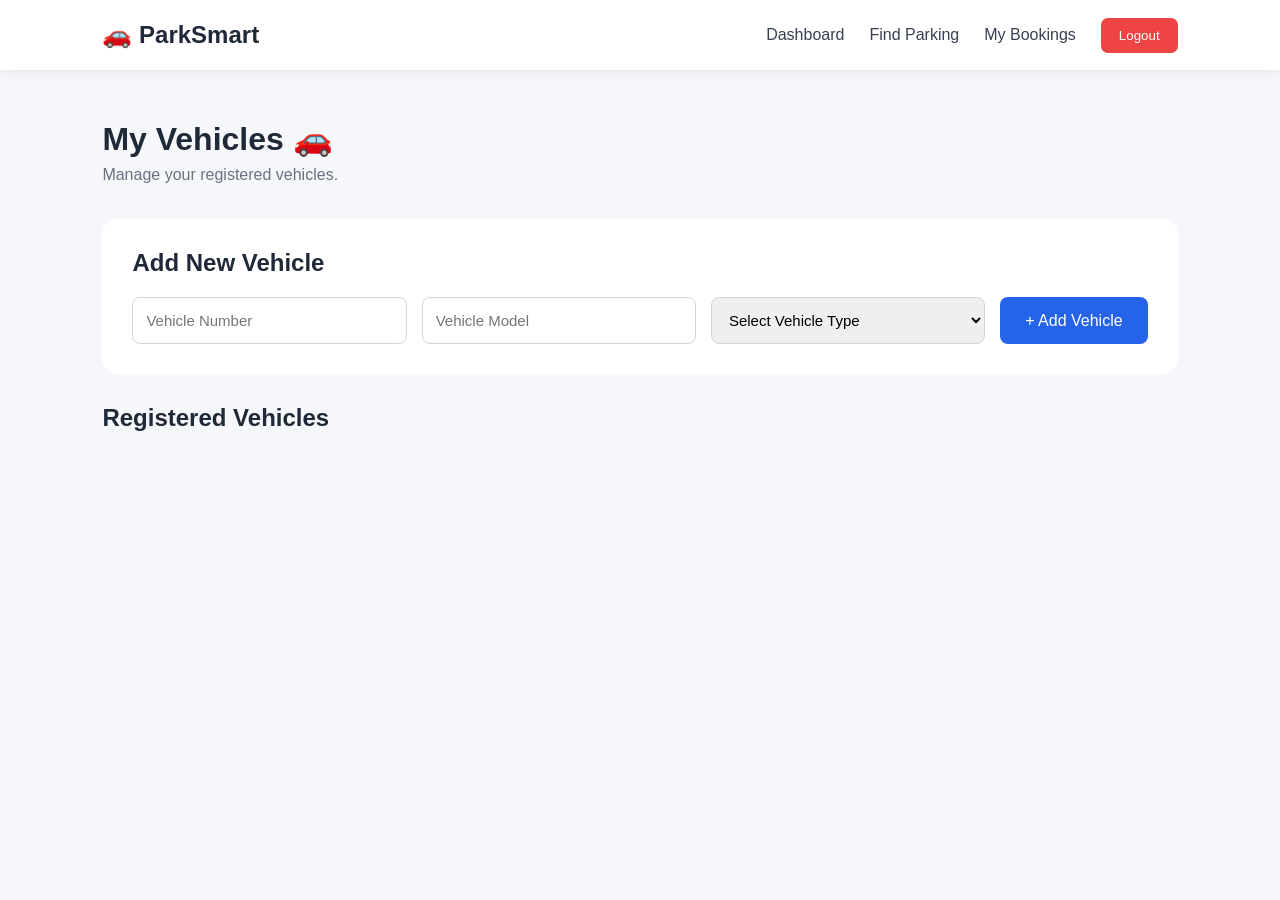
<file: Frontend/vehicles.html>
<!DOCTYPE html>
<html lang="en">

<head>

    <meta charset="UTF-8">
    <meta name="viewport" content="width=device-width, initial-scale=1.0">

    <title>ParkSmart - My Vehicles</title>

    <link rel="stylesheet" href="css/style.css">

</head>

<body>

<header>

    <div class="logo">
        🚗 ParkSmart
    </div>

    <nav>

        <a href="dashboard.html">
            Dashboard
        </a>

        <a href="parking.html">
            Find Parking
        </a>

        <a href="bookings.html">
            My Bookings
        </a>

        <button
            onclick="logoutUser()"
            class="logout-button">

            Logout

        </button>

    </nav>

</header>


<main class="dashboard">

    <div class="welcome">

        <div>

            <h1>My Vehicles 🚗</h1>

            <p>
                Manage your registered vehicles.
            </p>

        </div>

    </div>


    <!-- Add Vehicle -->

    <section class="search-section">

        <h2>Add New Vehicle</h2>

        <div class="vehicle-form">

            <input
                type="text"
                id="vehicleNumber"
                placeholder="Vehicle Number"
                required>

            <input
                type="text"
                id="vehicleModel"
                placeholder="Vehicle Model"
                required>

            <select id="vehicleType" required>

                <option value="">
                    Select Vehicle Type
                </option>

                <option value="Car">
                    Car
                </option>

                <option value="Bike">
                    Bike
                </option>

                <option value="SUV">
                    SUV
                </option>

            </select>

            <button
                class="primary-button"
                onclick="addVehicle()">

                + Add Vehicle

            </button>

        </div>

    </section>


    <!-- Vehicles -->

    <h2 class="page-heading">
        Registered Vehicles
    </h2>

    <section
        class="vehicle-container"
        id="vehicleContainer">

        <!-- Vehicles will be loaded from MySQL -->

    </section>

</main>


<script src="js/script.js"></script>
<script>
    loadvehicles();
</script>

</body>

</html>
</file>
<file: Frontend/css/style.css>
* {
    margin: 0;
    padding: 0;
    box-sizing: border-box;
    font-family: Arial, sans-serif;
}

body {
    background: #f5f7fb;
    color: #1f2937;
}

/* Header */

header {
    height: 70px;
    background: white;
    display: flex;
    align-items: center;
    justify-content: space-between;
    padding: 0 8%;
    box-shadow: 0 2px 10px rgba(0,0,0,0.08);
}

.logo {
    font-size: 24px;
    font-weight: bold;
}

nav {
    display: flex;
    align-items: center;
    gap: 25px;
}

nav a {
    text-decoration: none;
    color: #374151;
    font-weight: 500;
}

.nav-button {
    background: #2563eb;
    color: white !important;
    padding: 10px 20px;
    border-radius: 8px;
}

/* Hero */

.hero {
    min-height: 550px;
    display: flex;
    align-items: center;
    justify-content: space-between;
    padding: 70px 10%;
    background: linear-gradient(135deg, #eff6ff, #ffffff);
}

.hero-text {
    max-width: 600px;
}

.hero-text h1 {
    font-size: 52px;
    line-height: 1.1;
    margin-bottom: 25px;
}

.hero-text p {
    font-size: 18px;
    line-height: 1.7;
    color: #6b7280;
    margin-bottom: 30px;
}

.hero-buttons {
    display: flex;
    gap: 15px;
}

.primary-button,
.secondary-button {
    display: inline-block;
    padding: 13px 25px;
    border-radius: 8px;
    border: none;
    cursor: pointer;
    font-size: 16px;
    text-decoration: none;
}

.primary-button {
    background: #2563eb;
    color: white;
}

.secondary-button {
    background: white;
    color: #2563eb;
    border: 1px solid #2563eb;
}

/* Hero Card */

.hero-card {
    width: 330px;
    padding: 40px;
    background: white;
    border-radius: 20px;
    text-align: center;
    box-shadow: 0 15px 40px rgba(0,0,0,0.1);
}

.parking-icon {
    font-size: 70px;
    margin-bottom: 15px;
}

.hero-card h2 {
    margin-bottom: 10px;
}

.hero-card p {
    color: #6b7280;
    margin-bottom: 25px;
}

.availability {
    background: #eff6ff;
    padding: 15px;
    border-radius: 10px;
    display: flex;
    justify-content: space-between;
}

/* Features */

.features {
    padding: 70px 10%;
    text-align: center;
    background: white;
}

.features h2 {
    font-size: 32px;
    margin-bottom: 40px;
}

.feature-container {
    display: grid;
    grid-template-columns: repeat(4, 1fr);
    gap: 20px;
}

.feature-card {
    padding: 30px 20px;
    border-radius: 15px;
    background: #f8fafc;
}

.feature-card span {
    font-size: 40px;
}

.feature-card h3 {
    margin: 15px 0 10px;
}

.feature-card p {
    color: #6b7280;
    line-height: 1.5;
}

/* Footer */

footer {
    padding: 25px;
    text-align: center;
    background: #111827;
    color: white;
}

/* Authentication */

.auth-page {
    min-height: 100vh;
    display: flex;
    align-items: center;
    justify-content: center;
    background: linear-gradient(135deg, #eff6ff, #dbeafe);
}

.auth-container {
    width: 420px;
    background: white;
    padding: 40px;
    border-radius: 18px;
    box-shadow: 0 15px 40px rgba(0,0,0,0.12);
}

.auth-logo {
    text-align: center;
    font-size: 26px;
    font-weight: bold;
    margin-bottom: 20px;
}

.auth-container h1 {
    text-align: center;
    margin-bottom: 10px;
}

.auth-subtitle {
    text-align: center;
    color: #6b7280;
    margin-bottom: 25px;
}

.auth-container form {
    display: flex;
    flex-direction: column;
}

.auth-container label {
    margin: 10px 0 6px;
    font-weight: bold;
}

.auth-container input {
    padding: 12px;
    border: 1px solid #d1d5db;
    border-radius: 7px;
    font-size: 15px;
}

.full-button {
    margin-top: 20px;
    width: 100%;
}

.switch-page {
    text-align: center;
    margin-top: 20px;
}

.switch-page a {
    color: #2563eb;
    font-weight: bold;
    text-decoration: none;
}

.back-home {
    display: block;
    text-align: center;
    margin-top: 20px;
    color: #6b7280;
    text-decoration: none;
}

/* Dashboard */

.dashboard {
    padding: 50px 8%;
}

.welcome {
    display: flex;
    justify-content: space-between;
    align-items: center;
    margin-bottom: 35px;
}

.welcome h1 {
    margin-bottom: 8px;
}

.welcome p {
    color: #6b7280;
}

.user-icon {
    font-size: 35px;
}

.search-section {
    background: white;
    padding: 30px;
    border-radius: 15px;
    margin-bottom: 30px;
}

.search-section h2 {
    margin-bottom: 20px;
}

.search-box {
    display: flex;
    gap: 15px;
}

.search-box input {
    flex: 1;
    padding: 14px;
    border: 1px solid #d1d5db;
    border-radius: 8px;
    font-size: 16px;
}

.dashboard-cards {
    display: grid;
    grid-template-columns: repeat(2, 1fr);
    gap: 20px;
}

.dashboard-card {
    background: white;
    padding: 25px;
    border-radius: 15px;
    box-shadow: 0 5px 15px rgba(0,0,0,0.05);
}

.dashboard-card span {
    font-size: 35px;
}

.dashboard-card h3 {
    margin: 15px 0 8px;
}

.dashboard-card strong {
    font-size: 30px;
}

.dashboard-card p {
    color: #6b7280;
    margin-top: 5px;
}

.quick-actions {
    margin-top: 40px;
}

.quick-actions h2 {
    margin-bottom: 20px;
}

.action-container {
    display: flex;
    gap: 20px;
}

.action-card {
    flex: 1;
    padding: 25px;
    border: none;
    background: white;
    border-radius: 15px;
    cursor: pointer;
    font-size: 30px;
}

.action-card span {
    display: block;
    font-size: 16px;
    margin-top: 10px;
}

/* Logout */

.logout-button {
    border: none;
    background: #ef4444;
    color: white;
    padding: 10px 18px;
    border-radius: 7px;
    cursor: pointer;
}

/* Responsive */

@media (max-width: 800px) {

    .hero {
        flex-direction: column;
        gap: 40px;
        text-align: center;
    }

    .hero-buttons {
        justify-content: center;
    }

    .feature-container {
        grid-template-columns: 1fr 1fr;
    }

    .dashboard-cards {
        grid-template-columns: 1fr;
    }

    nav {
        gap: 10px;
    }
}
/* Parking Page */

.page-heading {
    margin: 30px 0 20px;
}

.parking-container {
    display: grid;
    grid-template-columns: repeat(3, 1fr);
    gap: 20px;
}

.parking-card {
    background: white;
    padding: 25px;
    border-radius: 15px;
    box-shadow: 0 5px 15px rgba(0,0,0,0.05);
}

.parking-card-icon {
    font-size: 45px;
    margin-bottom: 15px;
}

.parking-card h3 {
    margin-bottom: 15px;
}

.parking-card p {
    color: #6b7280;
    margin: 10px 0;
}


/* Booking Page */

.booking-container {
    display: flex;
    flex-direction: column;
    gap: 20px;
}

.booking-card {
    background: white;
    padding: 25px;
    border-radius: 15px;
    display: flex;
    justify-content: space-between;
    align-items: center;
    box-shadow: 0 5px 15px rgba(0,0,0,0.05);
}

.booking-card h3 {
    margin-bottom: 12px;
}

.booking-card p {
    color: #6b7280;
    margin: 7px 0;
}

.booking-status {
    display: flex;
    flex-direction: column;
    align-items: center;
    gap: 15px;
}

.status-active {
    background: #dcfce7;
    color: #166534;
    padding: 8px 15px;
    border-radius: 20px;
    font-weight: bold;
}

.status-completed {
    background: #e5e7eb;
    color: #374151;
    padding: 8px 15px;
    border-radius: 20px;
    font-weight: bold;
}


/* Vehicle Page */

.vehicle-form {
    display: flex;
    gap: 15px;
}

.vehicle-form input,
.vehicle-form select {
    flex: 1;
    padding: 13px;
    border: 1px solid #d1d5db;
    border-radius: 8px;
    font-size: 15px;
}

.vehicle-container {
    display: flex;
    flex-direction: column;
    gap: 20px;
}

.vehicle-card {
    background: white;
    padding: 25px;
    border-radius: 15px;
    display: flex;
    align-items: center;
    gap: 25px;
    box-shadow: 0 5px 15px rgba(0,0,0,0.05);
}

.vehicle-icon {
    font-size: 45px;
}

.vehicle-card h3 {
    margin-bottom: 8px;
}

.vehicle-card p {
    color: #6b7280;
    margin: 5px 0;
}

.vehicle-actions {
    margin-left: auto;
    display: flex;
    gap: 10px;
}

.delete-button {
    background: #ef4444;
    color: white;
    border: none;
    padding: 13px 20px;
    border-radius: 8px;
    cursor: pointer;
}


/* Mobile */

@media (max-width: 800px) {

    .parking-container {
        grid-template-columns: 1fr;
    }

    .booking-card {
        flex-direction: column;
        align-items: flex-start;
        gap: 20px;
    }

    .booking-status {
        align-items: flex-start;
    }

    .vehicle-form {
        flex-direction: column;
    }

    .vehicle-card {
        flex-direction: column;
        align-items: flex-start;
    }

    .vehicle-actions {
        margin-left: 0;
    }

}
/* Parking Slots */

.slot-info {
    color: #6b7280;
    margin-top: 10px;
}

.slot-container {
    display: grid;
    grid-template-columns: repeat(4, 1fr);
    gap: 20px;
    margin-top: 25px;
}

.slot {
    height: 100px;
    border-radius: 12px;
    font-size: 22px;
    font-weight: bold;
    cursor: pointer;
    border: 2px solid #d1d5db;
}

.slot.available {
    background: #dcfce7;
    color: #166534;
    border-color: #22c55e;
}

.slot.available:hover {
    background: #bbf7d0;
}

.slot.occupied {
    background: #fee2e2;
    color: #991b1b;
    border-color: #ef4444;
    cursor: not-allowed;
}

.slot-action {
    background: white;
    padding: 25px;
    margin-top: 30px;
    border-radius: 15px;
    display: flex;
    justify-content: space-between;
    align-items: center;
}

.slot-action p {
    color: #6b7280;
}


/* Mobile */

@media (max-width: 800px) {

    .slot-container {
        grid-template-columns: 1fr 1fr;
    }

    .slot-action {
        flex-direction: column;
        gap: 15px;
        align-items: flex-start;
    }

}
/* Booking Form */

.booking-form-card {
    max-width: 650px;
    margin: 0 auto;
    background: white;
    padding: 35px;
    border-radius: 15px;
    box-shadow: 0 5px 15px rgba(0,0,0,0.05);
}

.booking-form-card h2 {
    margin-bottom: 20px;
}

.booking-form-card label {
    display: block;
    margin: 15px 0 7px;
    font-weight: bold;
}

.booking-form-card input,
.booking-form-card select {
    width: 100%;
    padding: 13px;
    border: 1px solid #d1d5db;
    border-radius: 8px;
    font-size: 15px;
}


/* Booking Summary */

.booking-summary {
    background: #f8fafc;
    padding: 20px;
    margin: 20px 0;
    border-radius: 10px;
}

.booking-summary p {
    margin: 10px 0;
    color: #6b7280;
}

.booking-summary strong {
    color: #1f2937;
}


/* Payment */

.payment-option {
    display: block;
    padding: 15px;
    margin: 10px 0;
    background: #f8fafc;
    border-radius: 8px;
    cursor: pointer;
}

.payment-option input {
    width: auto;
    margin-right: 10px;
}


/* Confirmation */

.confirmation-card {
    max-width: 650px;
    margin: 0 auto;
    background: white;
    padding: 40px;
    border-radius: 18px;
    text-align: center;
    box-shadow: 0 5px 15px rgba(0,0,0,0.05);
}

.success-icon {
    font-size: 60px;
    margin-bottom: 15px;
}

.confirmation-card h1 {
    margin-bottom: 10px;
}

.confirmation-card > p {
    color: #6b7280;
}


.qr-code {
    margin: 25px 0;
}

.qr-placeholder {
    width: 150px;
    height: 150px;
    margin: 0 auto 10px;
    border: 5px solid #1f2937;
    display: flex;
    justify-content: center;
    align-items: center;
    font-size: 100px;
}


.confirmation-buttons {
    display: flex;
    justify-content: center;
    gap: 15px;
    margin-top: 25px;
}


/* Reminder */

.reminder-card {
    max-width: 650px;
    margin: 0 auto;
    background: white;
    padding: 40px;
    border-radius: 18px;
    text-align: center;
    box-shadow: 0 5px 15px rgba(0,0,0,0.05);
}

.reminder-icon {
    font-size: 60px;
    margin-bottom: 15px;
}

.reminder-card > p {
    color: #6b7280;
    margin: 10px 0;
}

.reminder-message {
    background: #fff7ed;
    padding: 20px;
    border-radius: 10px;
    margin-top: 20px;
}

.reminder-message strong {
    font-size: 18px;
}

.reminder-message p {
    color: #6b7280;
    margin-top: 10px;
    line-height: 1.5;
}

.status-cancelled {
    color: red;
    font-weight: bold;
}

.notification-button {
    background: none;
    border: none;
    font-size: 22px;
    cursor: pointer;
}

.notification-box {
    display: none;
    position: fixed;
    top: 80px;
    right: 30px;
    width: 280px;
    padding: 20px;
    background: white;
    border-radius: 10px;
    box-shadow: 0 4px 15px rgba(0,0,0,0.2);
    z-index: 1000;
}

.notification-box.show {
    display: block;
}
.notification-button {
    position: relative;
}

.notification-badge {
    position: absolute;
    top: -5px;
    right: -5px;
    background: red;
    color: white;
    font-size: 11px;
    font-weight: bold;
    width: 18px;
    height: 18px;
    border-radius: 50%;
    display: flex;
    align-items: center;
    justify-content: center;
}
</file>
